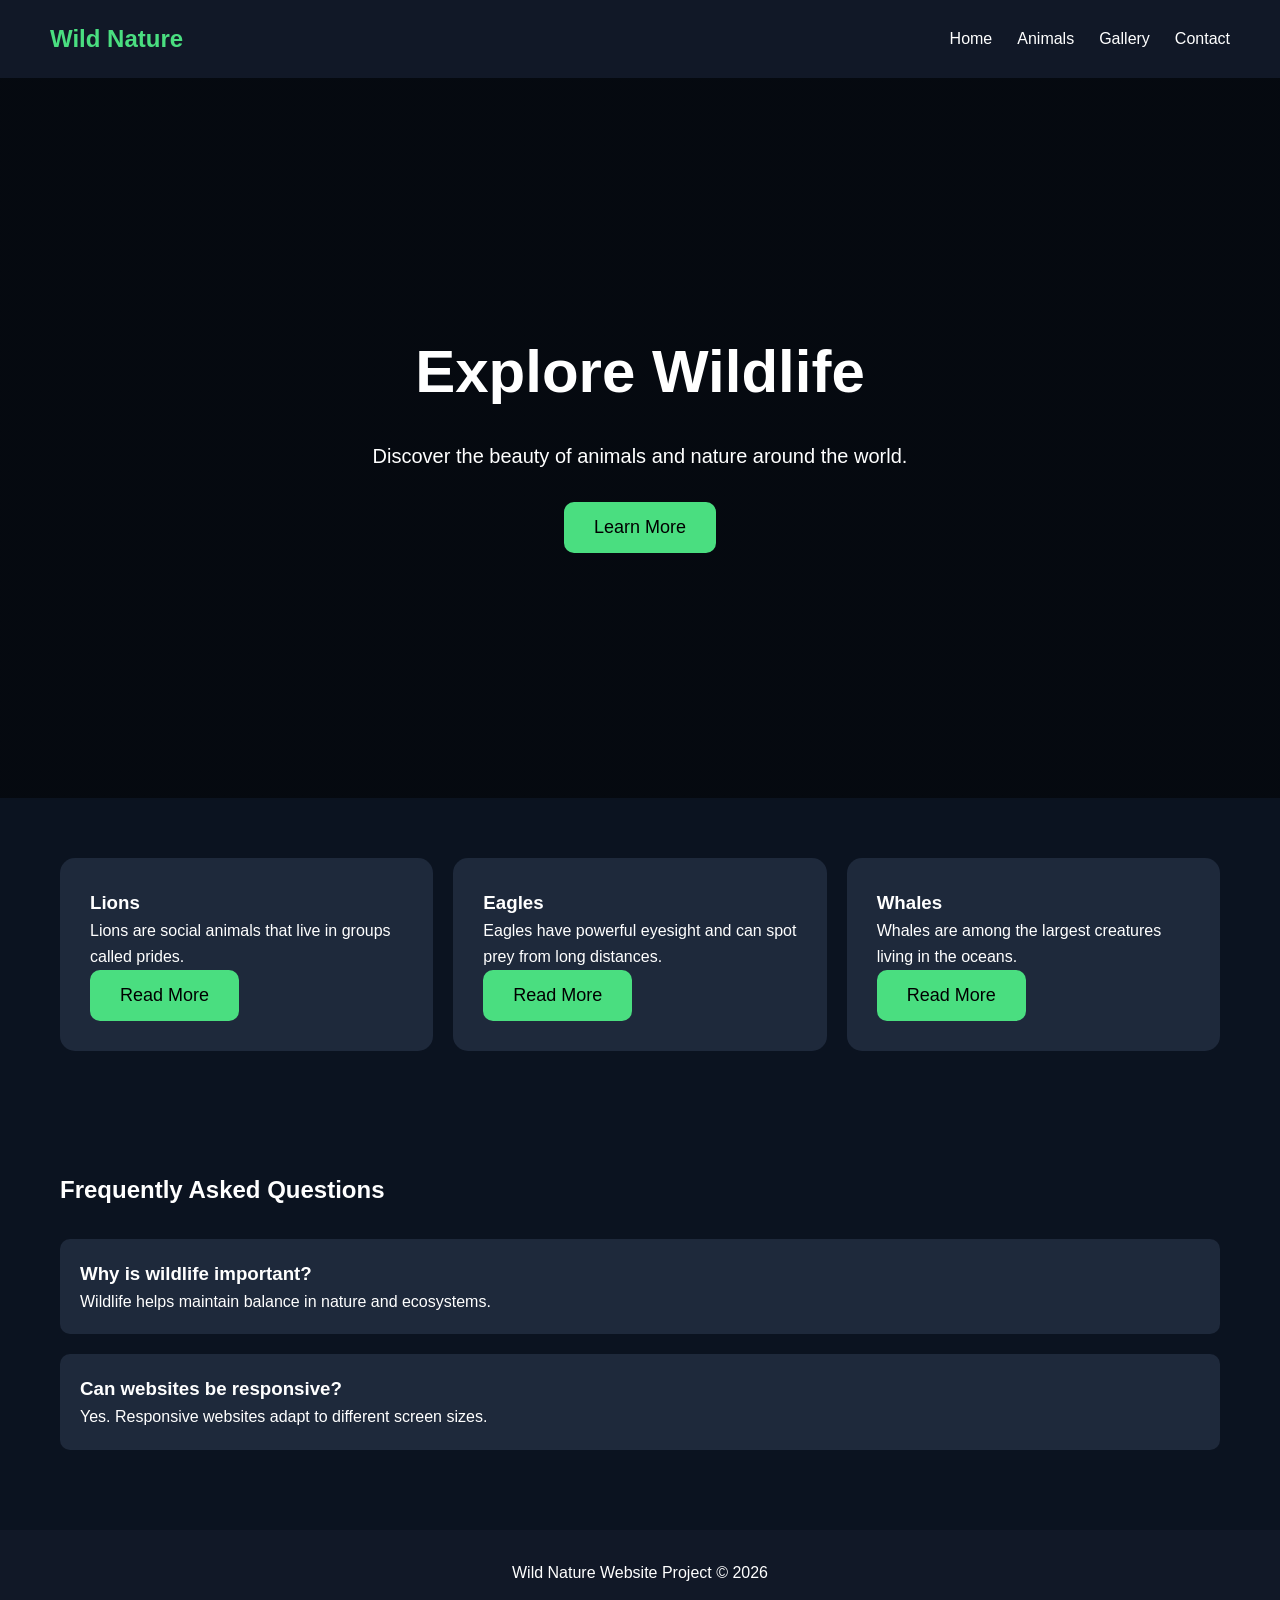
<file: Coursework/index.html>
<!DOCTYPE html>
<html lang="en">
<head>
    <meta charset="UTF-8">
    <meta name="viewport" content="width=device-width, initial-scale=1.0">
    <title>Wild Nature</title>

    <link rel="stylesheet" href="style.css">
</head>

<body>

    <!-- NAVBAR -->
    <nav class="navbar">
        <h1 class="logo">Wild Nature</h1>
<div class="menu-btn">
    ☰
</div>
        <ul class="nav-links">
            <li><a href="#">Home</a></li>
            <li><a href="#">Animals</a></li>
            <li><a href="#">Gallery</a></li>
            <li><a href="#">Contact</a></li>
        </ul>
    </nav>

    <!-- HERO SECTION -->
    <section class="hero">

        <div class="hero-content">
            <h2>Explore Wildlife</h2>

            <p>
                Discover the beauty of animals and nature around the world.
            </p>

            <button>Learn More</button>
        </div>

    </section>

    <section class="cards">

    <div class="card">
        <h3>Lions</h3>

        <p>
            Lions are social animals that live in groups called prides.
        </p>

        <button>Read More</button>
    </div>

    <div class="card">
        <h3>Eagles</h3>

        <p>
            Eagles have powerful eyesight and can spot prey from long distances.
        </p>

        <button>Read More</button>
    </div>

    <div class="card">
        <h3>Whales</h3>

        <p>
            Whales are among the largest creatures living in the oceans.
        </p>

        <button>Read More</button>
    </div>

</section>

    </section>

    <!-- FAQ SECTION -->
    <section class="faq">

        <h2>Frequently Asked Questions</h2>

        <div class="faq-box">
            <h3>Why is wildlife important?</h3>

            <p>
                Wildlife helps maintain balance in nature and ecosystems.
            </p>
        </div>

        <div class="faq-box">
            <h3>Can websites be responsive?</h3>

            <p>
                Yes. Responsive websites adapt to different screen sizes.
            </p>
        </div>

    </section>

    <!-- FOOTER -->
    <footer>
        <p>Wild Nature Website Project © 2026</p>
    </footer>

    <script src="script.js"></script>

</body>
</html>
</file>
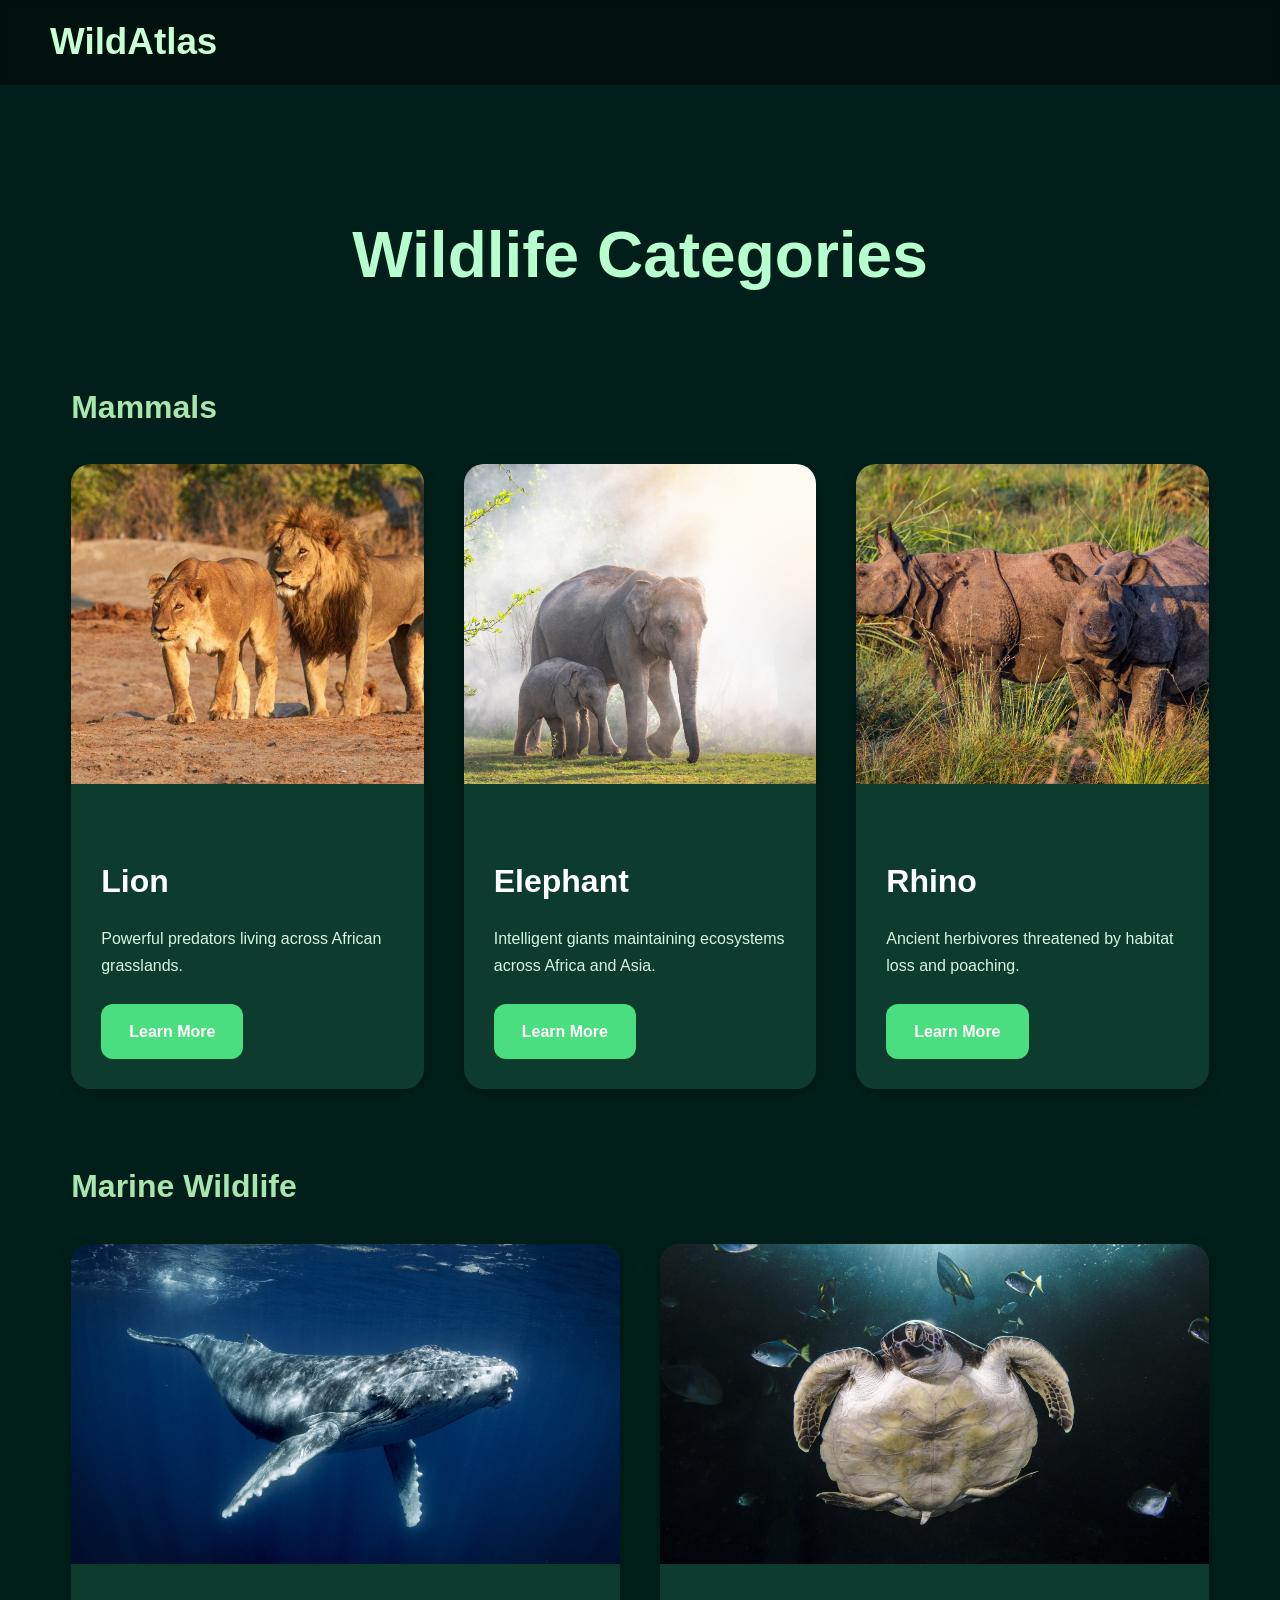
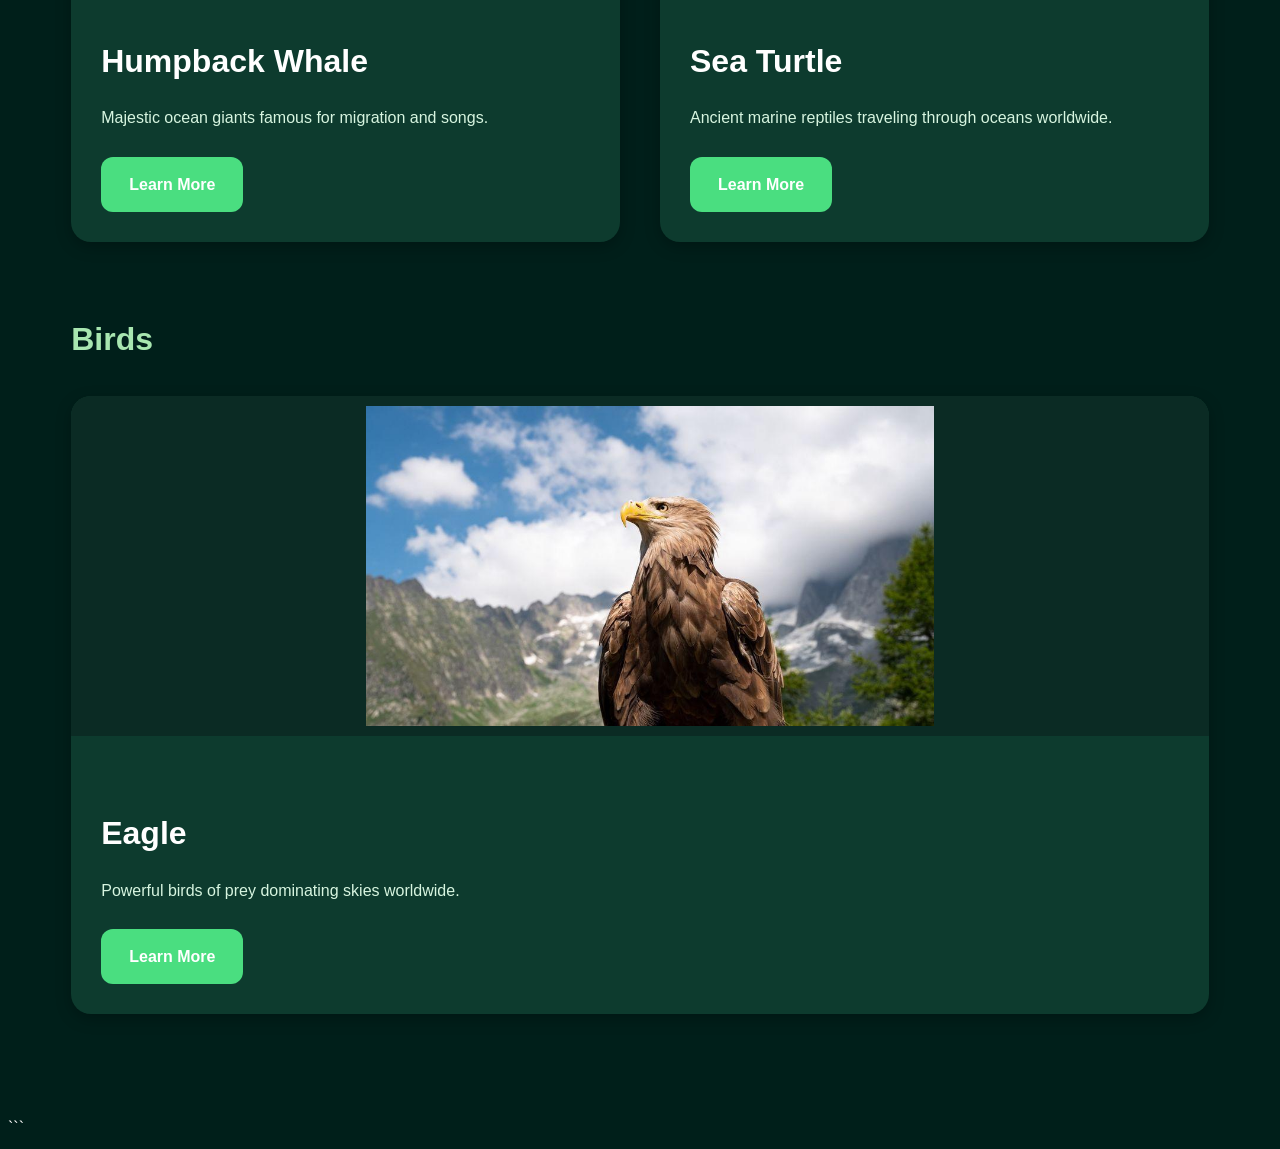
<file: animals.html>
<!DOCTYPE html>
<html lang="en">

<head>

    <meta charset="UTF-8">

    <meta name="viewport"
          content="width=device-width, initial-scale=1.0">

    <title>Animals | WildAtlas</title>

    <link rel="stylesheet"
          href="style.css">

</head>

<body>

    <!-- NAVBAR -->

    <nav class="navbar">

        <div class="logo">
            WildAtlas
        </div>

        <div class="nav-menu">

            <a href="index.html">Home</a>

        </div>

    </nav>

    <!-- ANIMALS -->

    <section class="animals-page">

        <h1 class="page-heading">
            Wildlife Categories
        </h1>

        <!-- MAMMALS -->

        <h2 class="category-title">
            Mammals
        </h2>

        <div class="card-grid">

            <!-- LION -->

            <div class="animal-card">

                <img src="images/animals/lion-main.jpg"
                     alt="Lion">

                <div class="card-content">

                    <h3>Lion</h3>

                    <p>
                        Powerful predators living across African grasslands.
                    </p>

                    <a href="lion.html"
                       class="learn-btn">

                       Learn More

                    </a>

                </div>

            </div>

            <!-- ELEPHANT -->

            <div class="animal-card">

                <img src="images/animals/elephant-main.jpg" alt="Elephant">
                

                <div class="card-content">

                    <h3>Elephant</h3>

                    <p>
                        Intelligent giants maintaining ecosystems across Africa and Asia.
                    </p>

                    <a href="elephant.html"
                       class="learn-btn">

                       Learn More

                    </a>

                </div>

            </div>

            <!-- RHINO -->

            <div class="animal-card">

                <img src="images/animals/rhino-main.jpg"
                     alt="Rhino">

                <div class="card-content">

                    <h3>Rhino</h3>

                    <p>
                        Ancient herbivores threatened by habitat loss and poaching.
                    </p>

                    <a href="rhino.html"
                       class="learn-btn">

                       Learn More

                    </a>

                </div>

            </div>

        </div>

        <!-- MARINE -->

        <h2 class="category-title">
            Marine Wildlife
        </h2>

        <div class="card-grid">

            <!-- WHALE -->

            <div class="animal-card">

                <img src="images/animals/whale-main.jpg"
                     alt="Whale">

                <div class="card-content">

                    <h3>Humpback Whale</h3>

                    <p>
                        Majestic ocean giants famous for migration and songs.
                    </p>

                    <a href="whale.html"
                       class="learn-btn">

                       Learn More

                    </a>

                </div>

            </div>

            <!-- TURTLE -->

            <div class="animal-card">

                <img src="images/animals/turtle-main.jpg"
                     alt="Turtle">

                <div class="card-content">

                    <h3>Sea Turtle</h3>

                    <p>
                        Ancient marine reptiles traveling through oceans worldwide.
                    </p>

                    <a href="turtle.html"
                       class="learn-btn">

                       Learn More

                    </a>

                </div>

            </div>

        </div>

        <!-- BIRDS -->

        <h2 class="category-title">
            Birds
        </h2>

        <div class="card-grid">

            <!-- EAGLE -->

            <div class="animal-card">

                <img src="images/animals/eagle-main.jpg"
                     alt="Eagle">

                <div class="card-content">

                    <h3>Eagle</h3>

                    <p>
                        Powerful birds of prey dominating skies worldwide.
                    </p>

                    <a href="eagle.html"
                       class="learn-btn">

                       Learn More

                    </a>

                </div>

            </div>

        </div>

    </section>

</body>

</html>
```
</file>
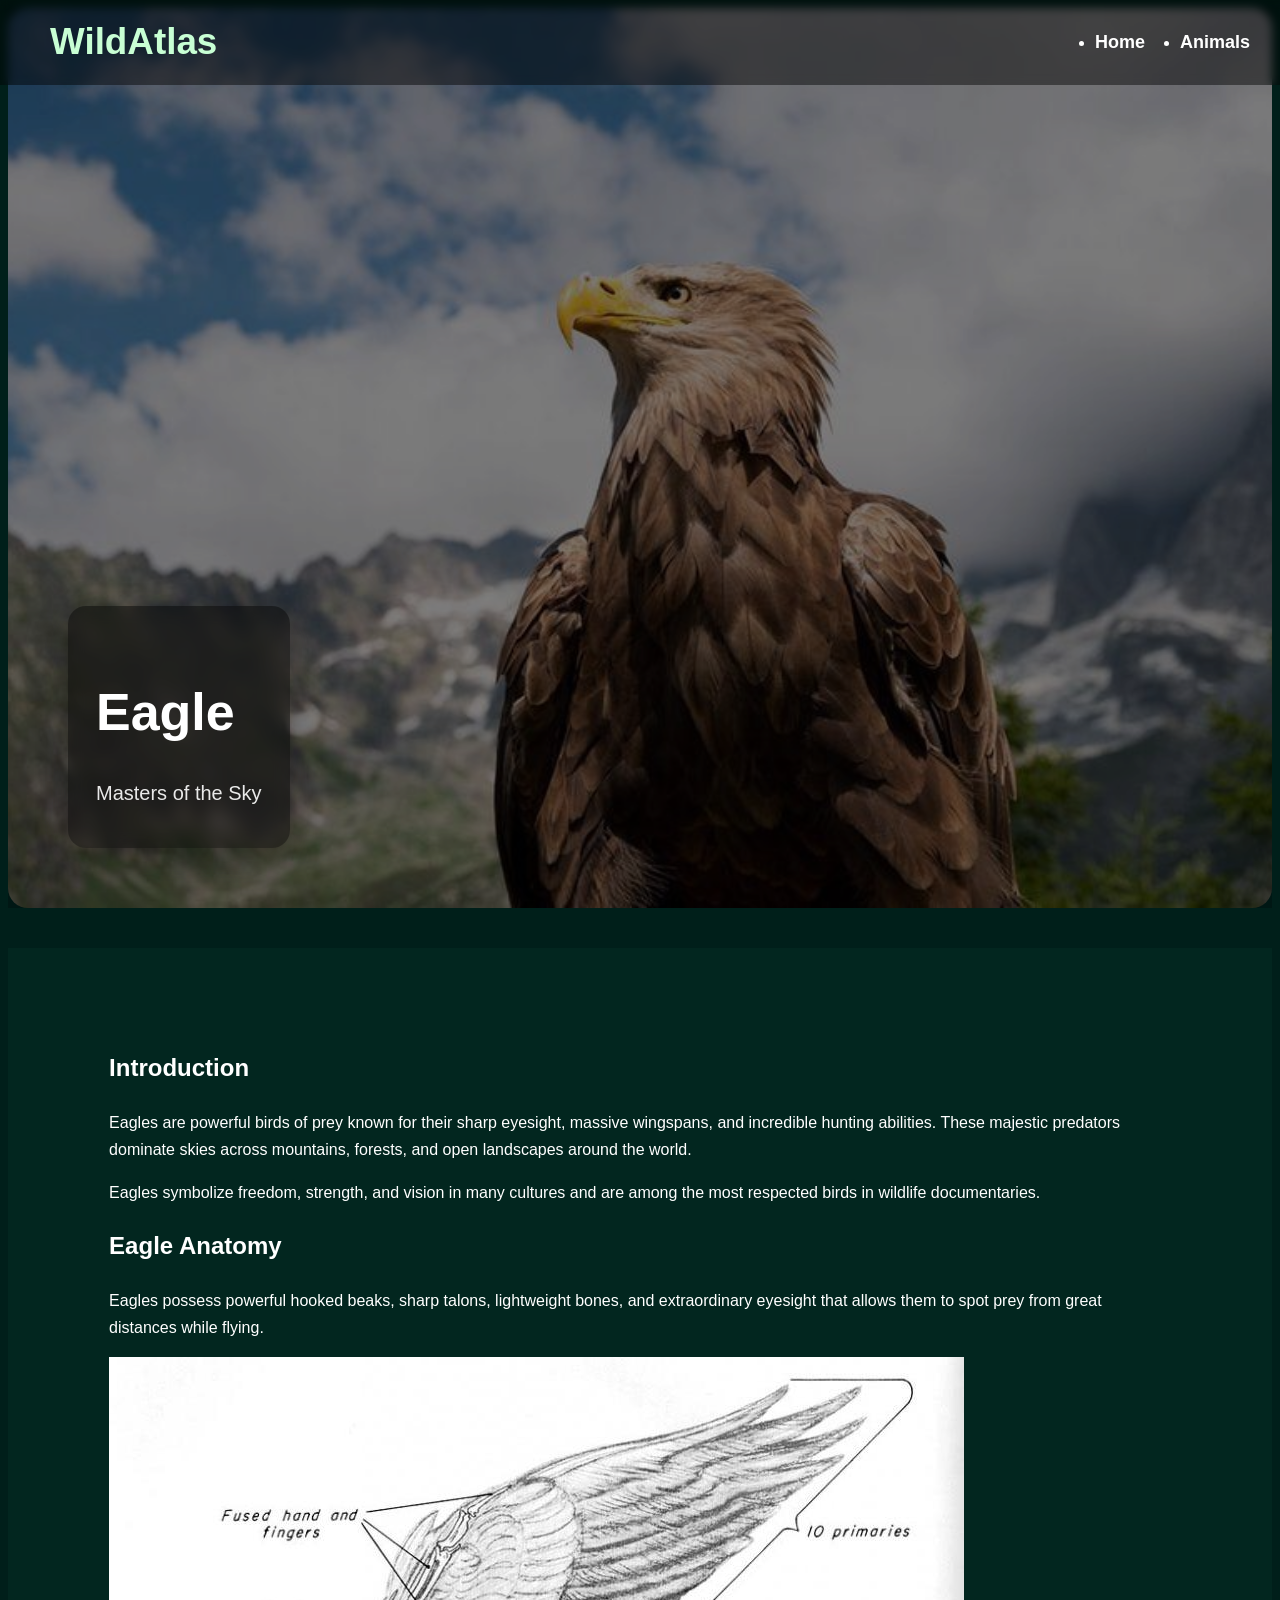
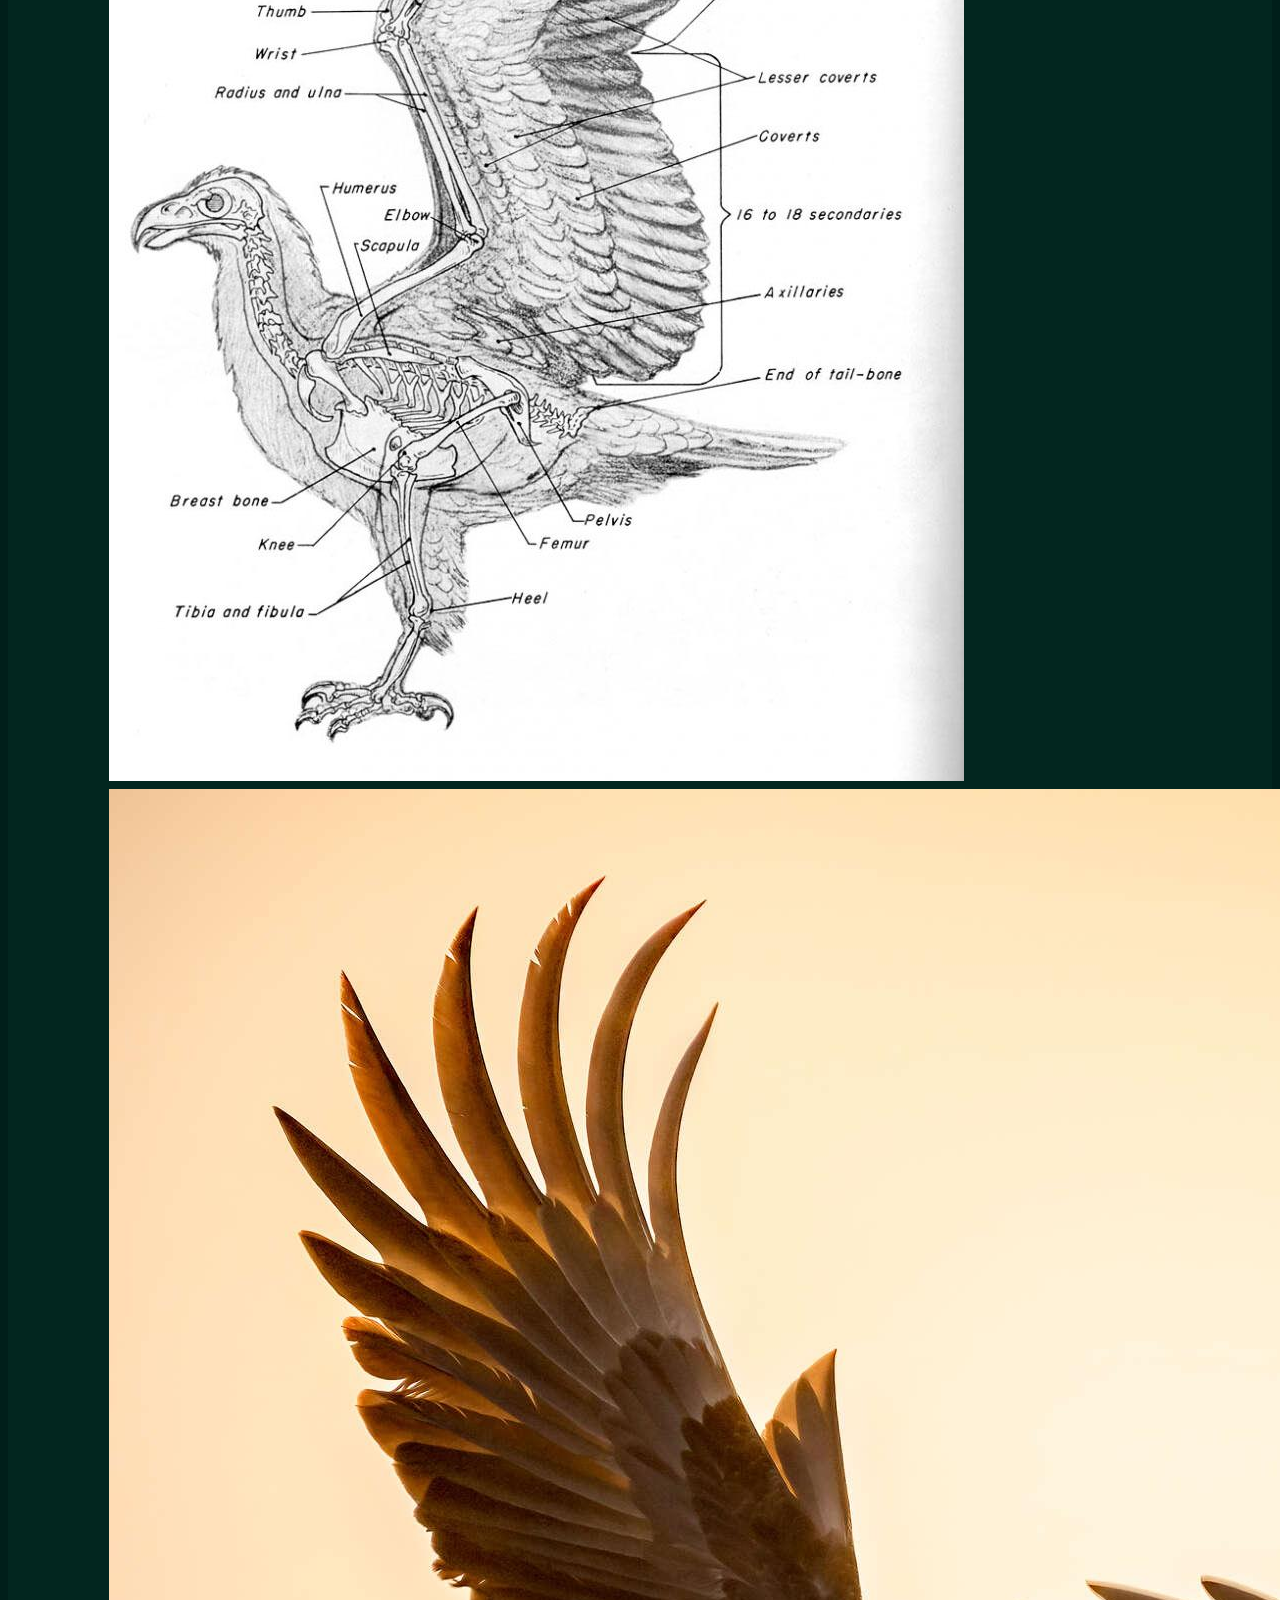
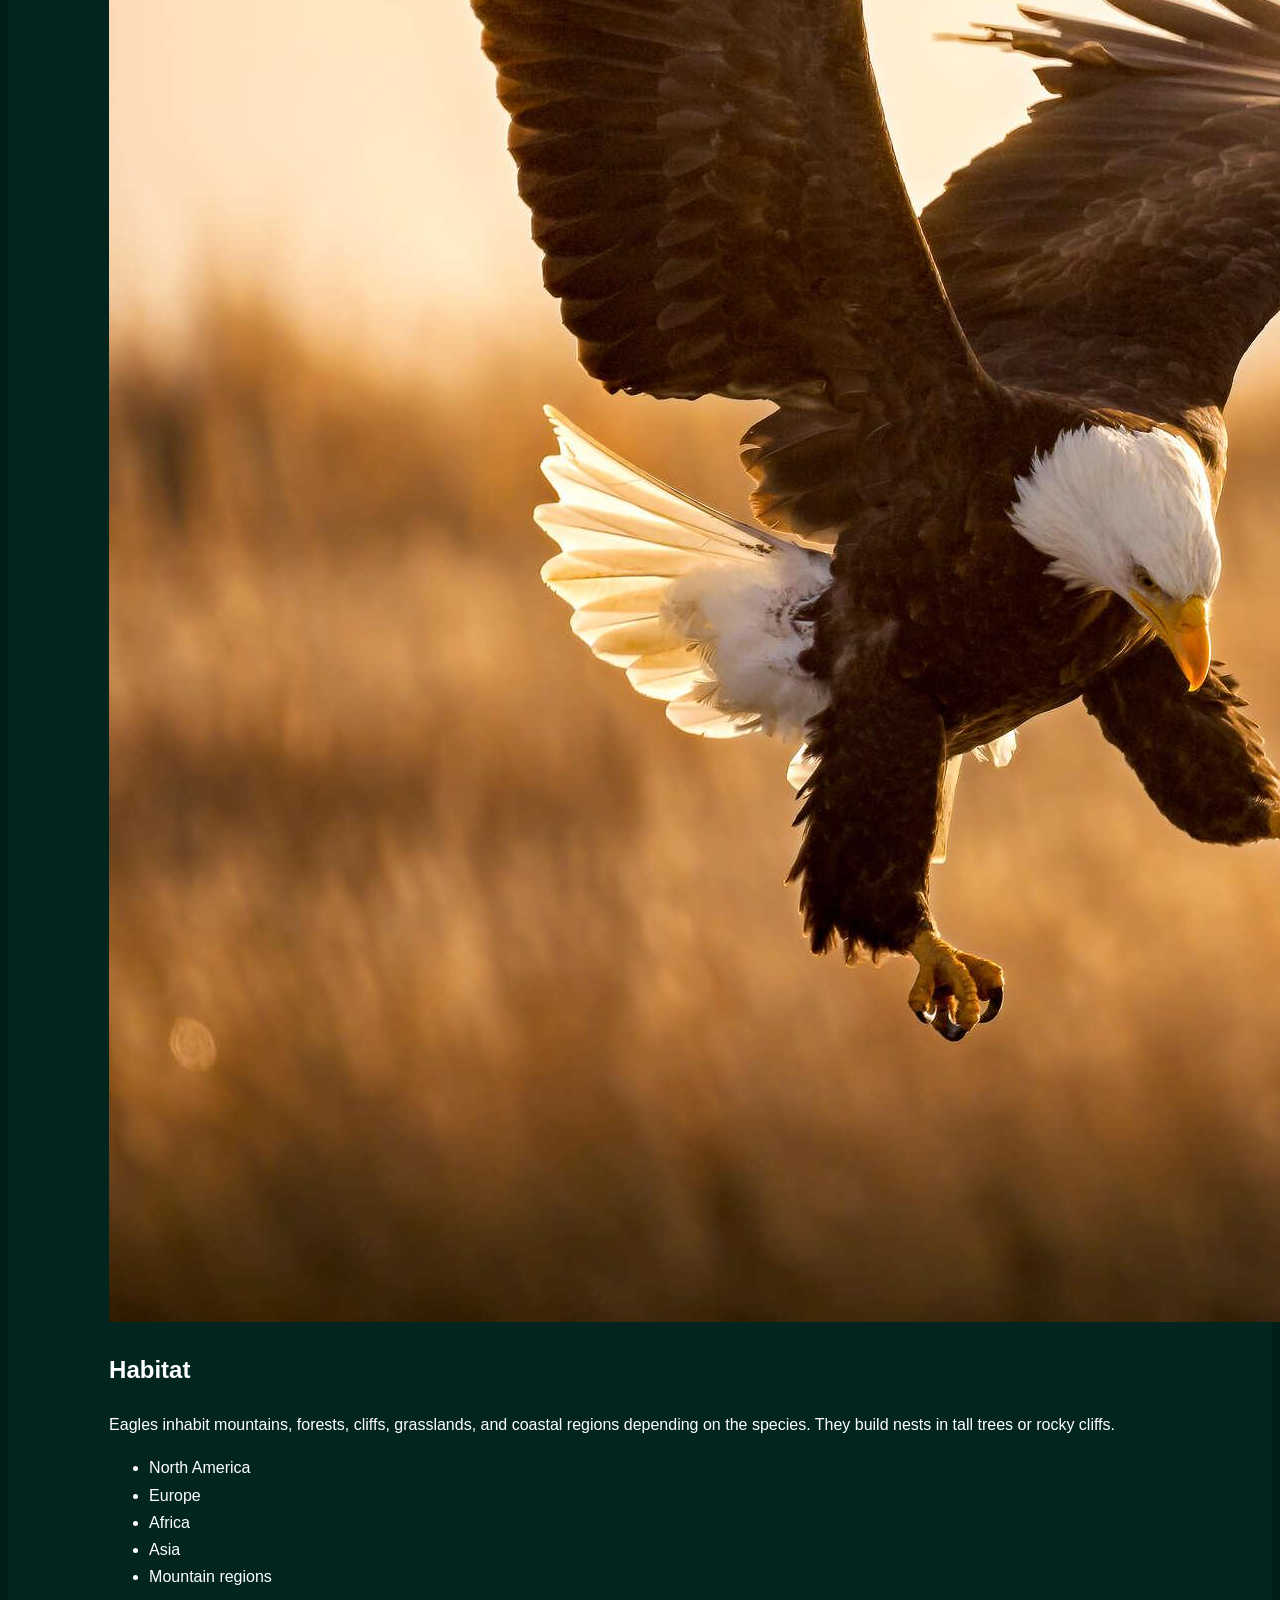
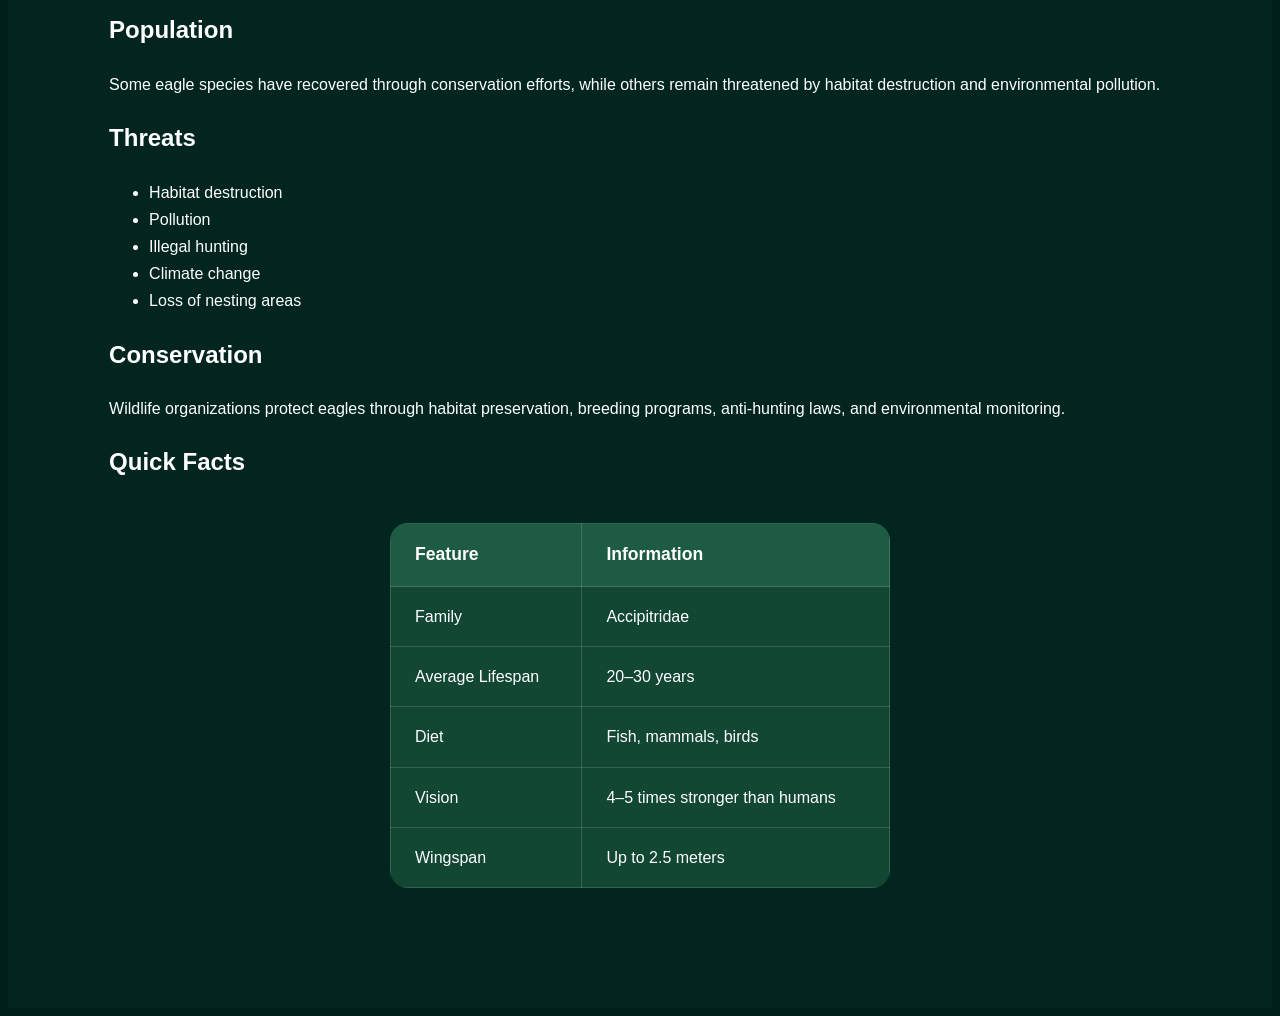
<file: eagle.html>
<!DOCTYPE html>
<html lang="en">

<head>

    <meta charset="UTF-8">

    <meta name="viewport"
          content="width=device-width, initial-scale=1.0">

    <title>Eagle | WildAtlas</title>

    <link rel="stylesheet" href="style.css">

</head>

<body>

    <!-- NAVBAR -->

    <nav class="navbar">

        <div class="logo">
            WildAtlas
        </div>

        <ul class="nav-links">

            <li>
                <a href="index.html">Home</a>
            </li>

            <li>
                <a href="animals.html">Animals</a>
            </li>

        </ul>

    </nav>

    <!-- HERO SECTION -->

    <section class="animal-hero">

        <img src="images/animals/eagle-main.jpg"
             alt="Eagle">

        <div class="hero-overlay">

            <h1>Eagle</h1>

            <p>
                Masters of the Sky
            </p>

        </div>

    </section>

    <!-- MAIN CONTENT -->

    <section class="animal-content">

        <!-- INTRODUCTION -->

        <h2>Introduction</h2>

        <p>
            Eagles are powerful birds of prey known for their
            sharp eyesight, massive wingspans, and incredible hunting abilities.
            These majestic predators dominate skies across mountains,
            forests, and open landscapes around the world.
        </p>

        <p>
            Eagles symbolize freedom, strength, and vision in many cultures
            and are among the most respected birds in wildlife documentaries.
        </p>

        <!-- BACKGROUND IMAGE -->

        <div class="background-section"
             style="background-image: url('images/backgrounds/jungle2.jpg');">

        </div>

        <!-- ANATOMY -->

        <h2>Eagle Anatomy</h2>

        <p>
            Eagles possess powerful hooked beaks, sharp talons,
            lightweight bones, and extraordinary eyesight that allows them
            to spot prey from great distances while flying.
        </p>

        <div class="diagram-section">

            <img src="images/diagrams/eagle-anatomy.jpg"
                 alt="Eagle Anatomy">

        </div>

        <!-- EXTRA IMAGE -->

        <div class="extra-image">

            <img src="images/animals/eagle-closeup.jpg"
                 alt="Eagle Closeup">

        </div>

        <!-- HABITAT -->

        <h2>Habitat</h2>

        <p>
            Eagles inhabit mountains, forests, cliffs,
            grasslands, and coastal regions depending on the species.
            They build nests in tall trees or rocky cliffs.
        </p>

        <ul>

            <li>North America</li>

            <li>Europe</li>

            <li>Africa</li>

            <li>Asia</li>

            <li>Mountain regions</li>

        </ul>

        <!-- POPULATION -->

        <h2>Population</h2>

        <p>
            Some eagle species have recovered through conservation efforts,
            while others remain threatened by habitat destruction
            and environmental pollution.
        </p>

        <!-- THREATS -->

        <h2>Threats</h2>

        <ul>

            <li>Habitat destruction</li>

            <li>Pollution</li>

            <li>Illegal hunting</li>

            <li>Climate change</li>

            <li>Loss of nesting areas</li>

        </ul>

        <!-- CONSERVATION -->

        <h2>Conservation</h2>

        <p>
            Wildlife organizations protect eagles through habitat preservation,
            breeding programs, anti-hunting laws, and environmental monitoring.
        </p>

        <!-- QUICK FACTS -->

        <h2>Quick Facts</h2>

        <table class="facts-table">

            <tr>

                <th>Feature</th>

                <th>Information</th>

            </tr>

            <tr>

                <td>Family</td>

                <td>Accipitridae</td>

            </tr>

            <tr>

                <td>Average Lifespan</td>

                <td>20–30 years</td>

            </tr>

            <tr>

                <td>Diet</td>

                <td>Fish, mammals, birds</td>

            </tr>

            <tr>

                <td>Vision</td>

                <td>4–5 times stronger than humans</td>

            </tr>

            <tr>

                <td>Wingspan</td>

                <td>Up to 2.5 meters</td>

            </tr>

        </table>

    </section>

</body>

</html>
</file>
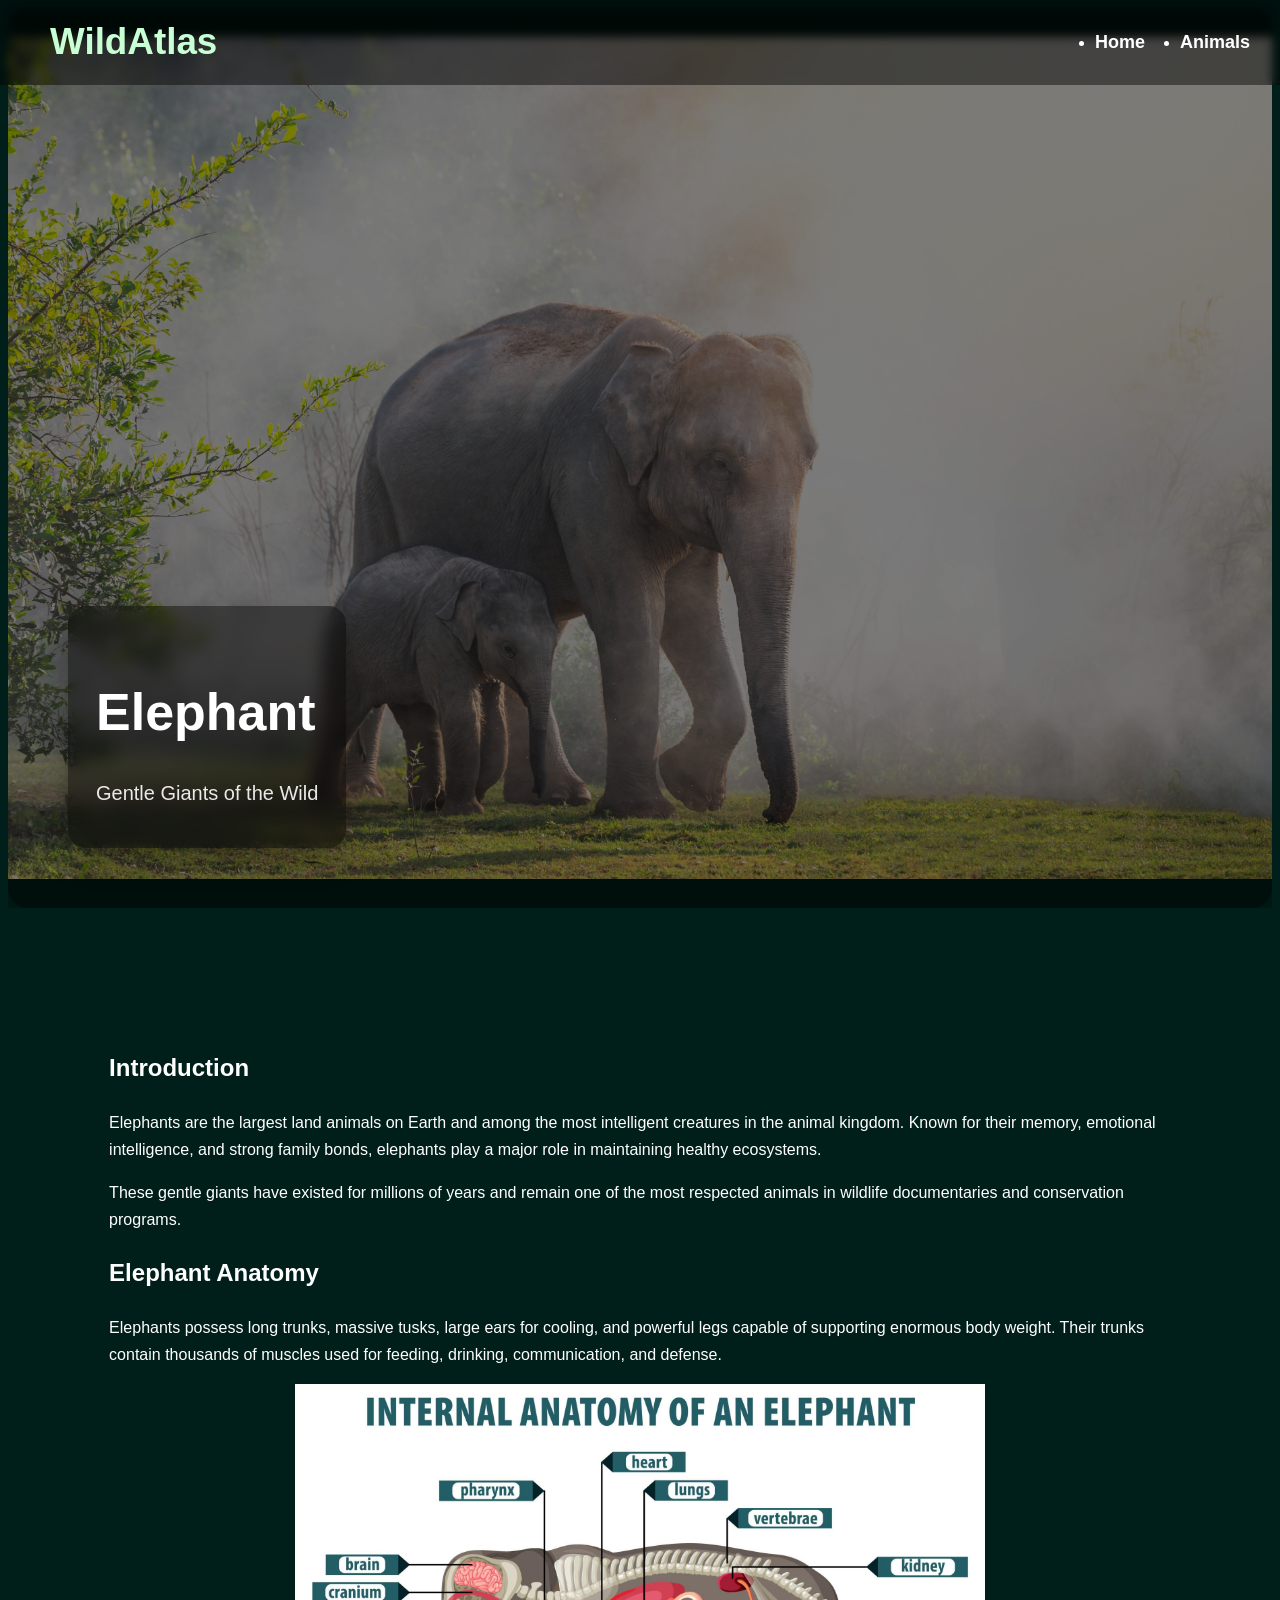
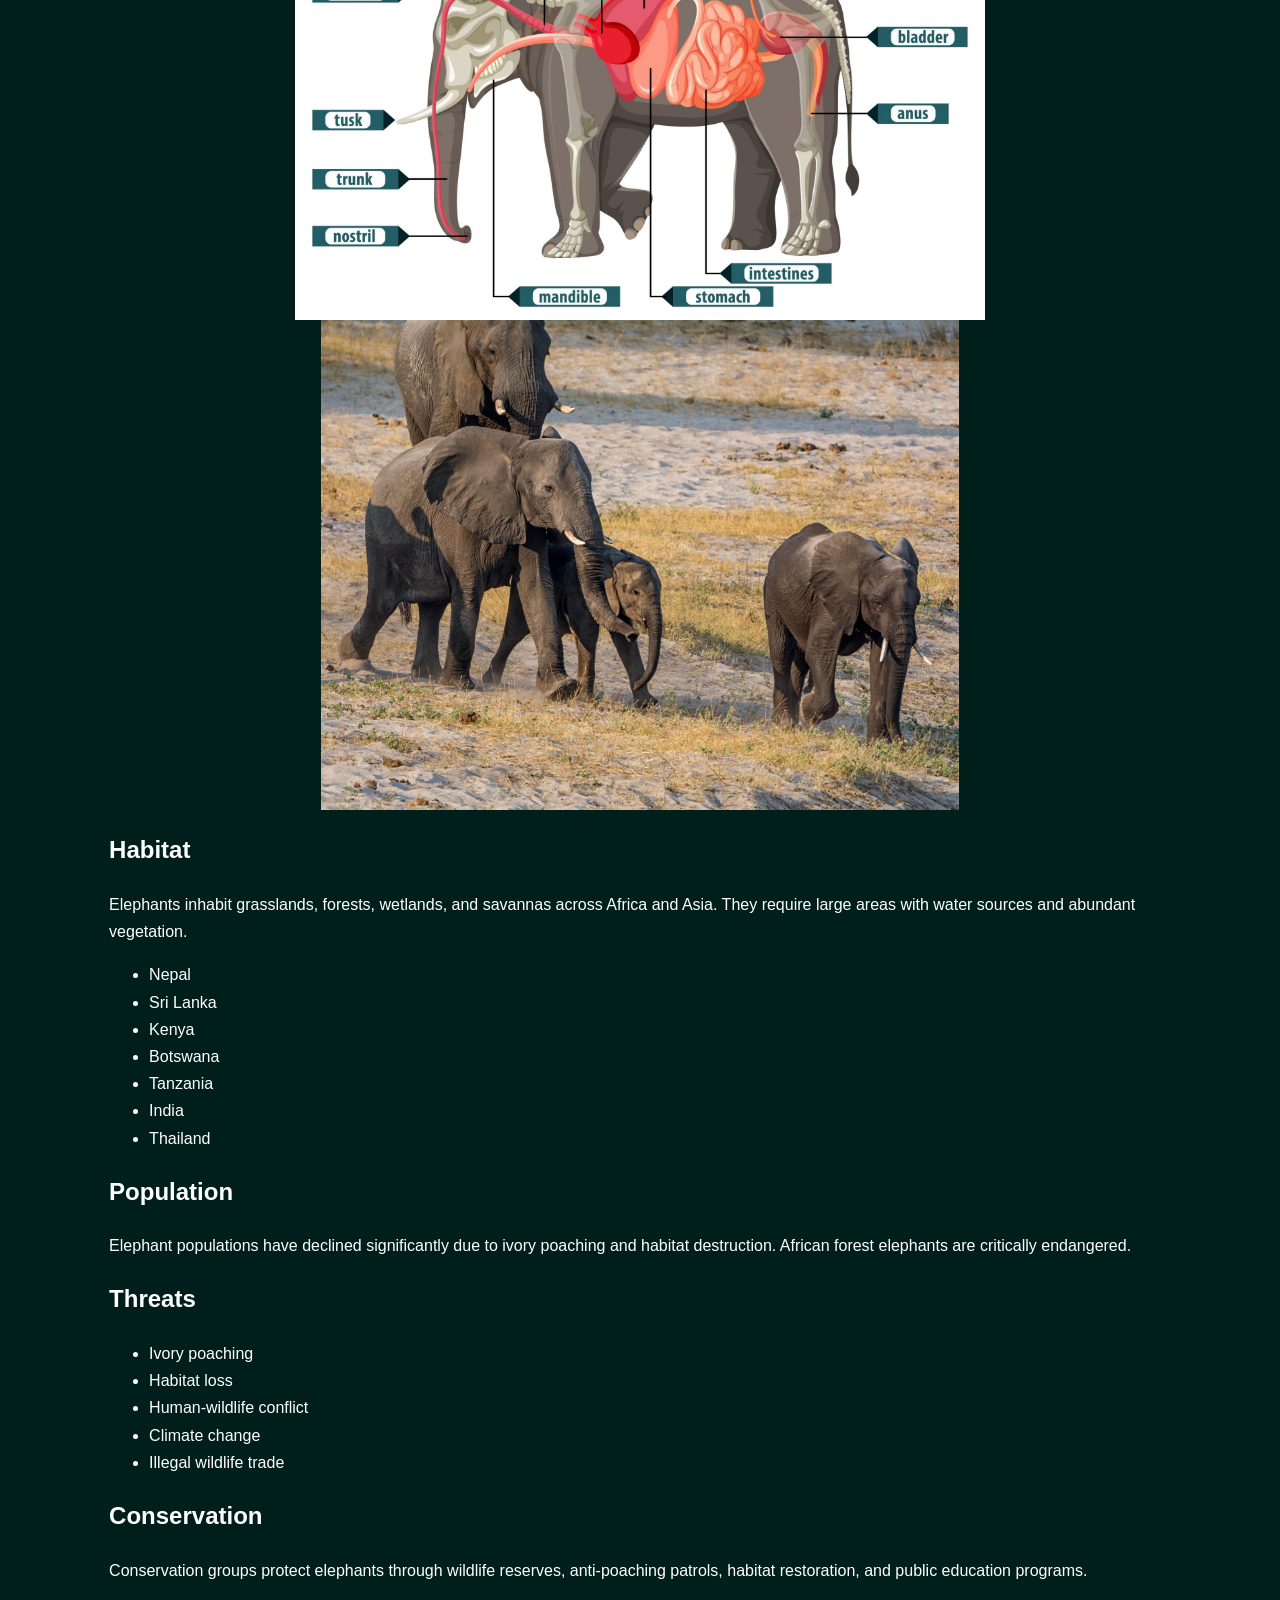
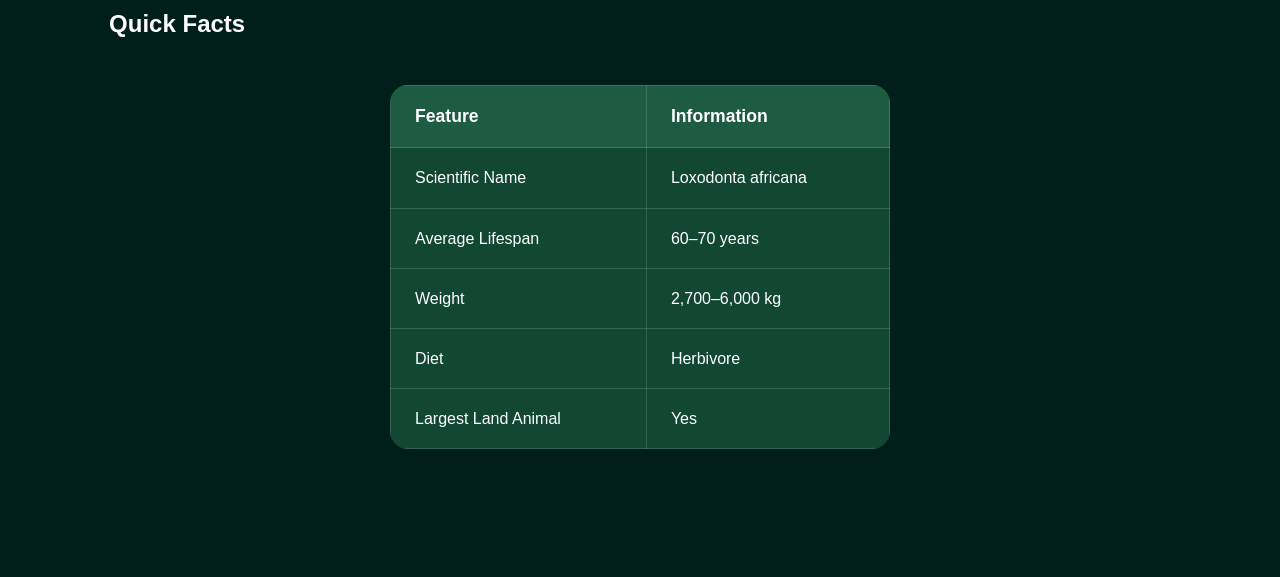
<file: elephant.html>
<!DOCTYPE html>
<html lang="en">

<head>

    <meta charset="UTF-8">

    <meta name="viewport"
          content="width=device-width, initial-scale=1.0">

    <title>Elephant | WildAtlas</title>

    <link rel="stylesheet" href="style.css">

</head>

<body class="elephant-page"></body>

    <!-- NAVBAR -->

    <nav class="navbar">

        <div class="logo">
            WildAtlas
        </div>

        <ul class="nav-links">

            <li>
                <a href="index.html">Home</a>
            </li>

            <li>
                <a href="animals.html">Animals</a>
            </li>

        </ul>

    </nav>

    <!-- HERO SECTION -->

    <section class="animal-hero">

        <img src="images/animals/elephant-main.jpg"
             alt="Elephant">

        <div class="hero-overlay">

            <h1>Elephant</h1>

            <p>
                Gentle Giants of the Wild
            </p>

        </div>

    </section>

    <!-- MAIN CONTENT -->

    <section class="animal-content">

        <!-- INTRODUCTION -->

        <h2>Introduction</h2>

        <p>
            Elephants are the largest land animals on Earth
            and among the most intelligent creatures in the animal kingdom.
            Known for their memory, emotional intelligence,
            and strong family bonds, elephants play a major role
            in maintaining healthy ecosystems.
        </p>

        <p>
            These gentle giants have existed for millions of years
            and remain one of the most respected animals
            in wildlife documentaries and conservation programs.
        </p>

        <!-- BACKGROUND IMAGE -->

        <div class="background-section"
             style="background-image: url('images/backgrounds/jungle3.jpg');">

        </div>

        <!-- ANATOMY -->

        <h2>Elephant Anatomy</h2>

        <p>
            Elephants possess long trunks, massive tusks,
            large ears for cooling, and powerful legs
            capable of supporting enormous body weight.
            Their trunks contain thousands of muscles
            used for feeding, drinking, communication, and defense.
        </p>

        <div class="diagram-section">

            <img src="images/diagrams/elephant-anatomy.jpg"
                 alt="Elephant Anatomy">

        </div>

        <!-- EXTRA IMAGE -->

        <div class="extra-image">

            <img src="images/animals/elephant-pride.jpg"
                 alt="Elephant Family">

        </div>

        <!-- HABITAT -->

        <h2>Habitat</h2>

        <p>
            Elephants inhabit grasslands, forests,
            wetlands, and savannas across Africa and Asia.
            They require large areas with water sources
            and abundant vegetation.
        </p>

        <ul>

           

            <li>Nepal</li>
            
            <li>Sri Lanka</li>
            
            <li>Kenya</li>

            <li>Botswana</li>

            <li>Tanzania</li>

            <li>India</li>

            <li>Thailand</li>

        </ul>

        <!-- POPULATION -->

        <h2>Population</h2>

        <p>
            Elephant populations have declined significantly
            due to ivory poaching and habitat destruction.
            African forest elephants are critically endangered.
        </p>

        <!-- THREATS -->

        <h2>Threats</h2>

        <ul>

            <li>Ivory poaching</li>

            <li>Habitat loss</li>

            <li>Human-wildlife conflict</li>

            <li>Climate change</li>

            <li>Illegal wildlife trade</li>

        </ul>

        <!-- CONSERVATION -->

        <h2>Conservation</h2>

        <p>
            Conservation groups protect elephants through
            wildlife reserves, anti-poaching patrols,
            habitat restoration, and public education programs.
        </p>

        <!-- QUICK FACTS -->

        <h2>Quick Facts</h2>

        <table class="facts-table">

            <tr>

                <th>Feature</th>

                <th>Information</th>

            </tr>

            <tr>

                <td>Scientific Name</td>

                <td>Loxodonta africana</td>

            </tr>

            <tr>

                <td>Average Lifespan</td>

                <td>60–70 years</td>

            </tr>

            <tr>

                <td>Weight</td>

                <td>2,700–6,000 kg</td>

            </tr>

            <tr>

                <td>Diet</td>

                <td>Herbivore</td>

            </tr>

            <tr>

                <td>Largest Land Animal</td>

                <td>Yes</td>

            </tr>

        </table>

    </section>

</body>

</html>
</file>
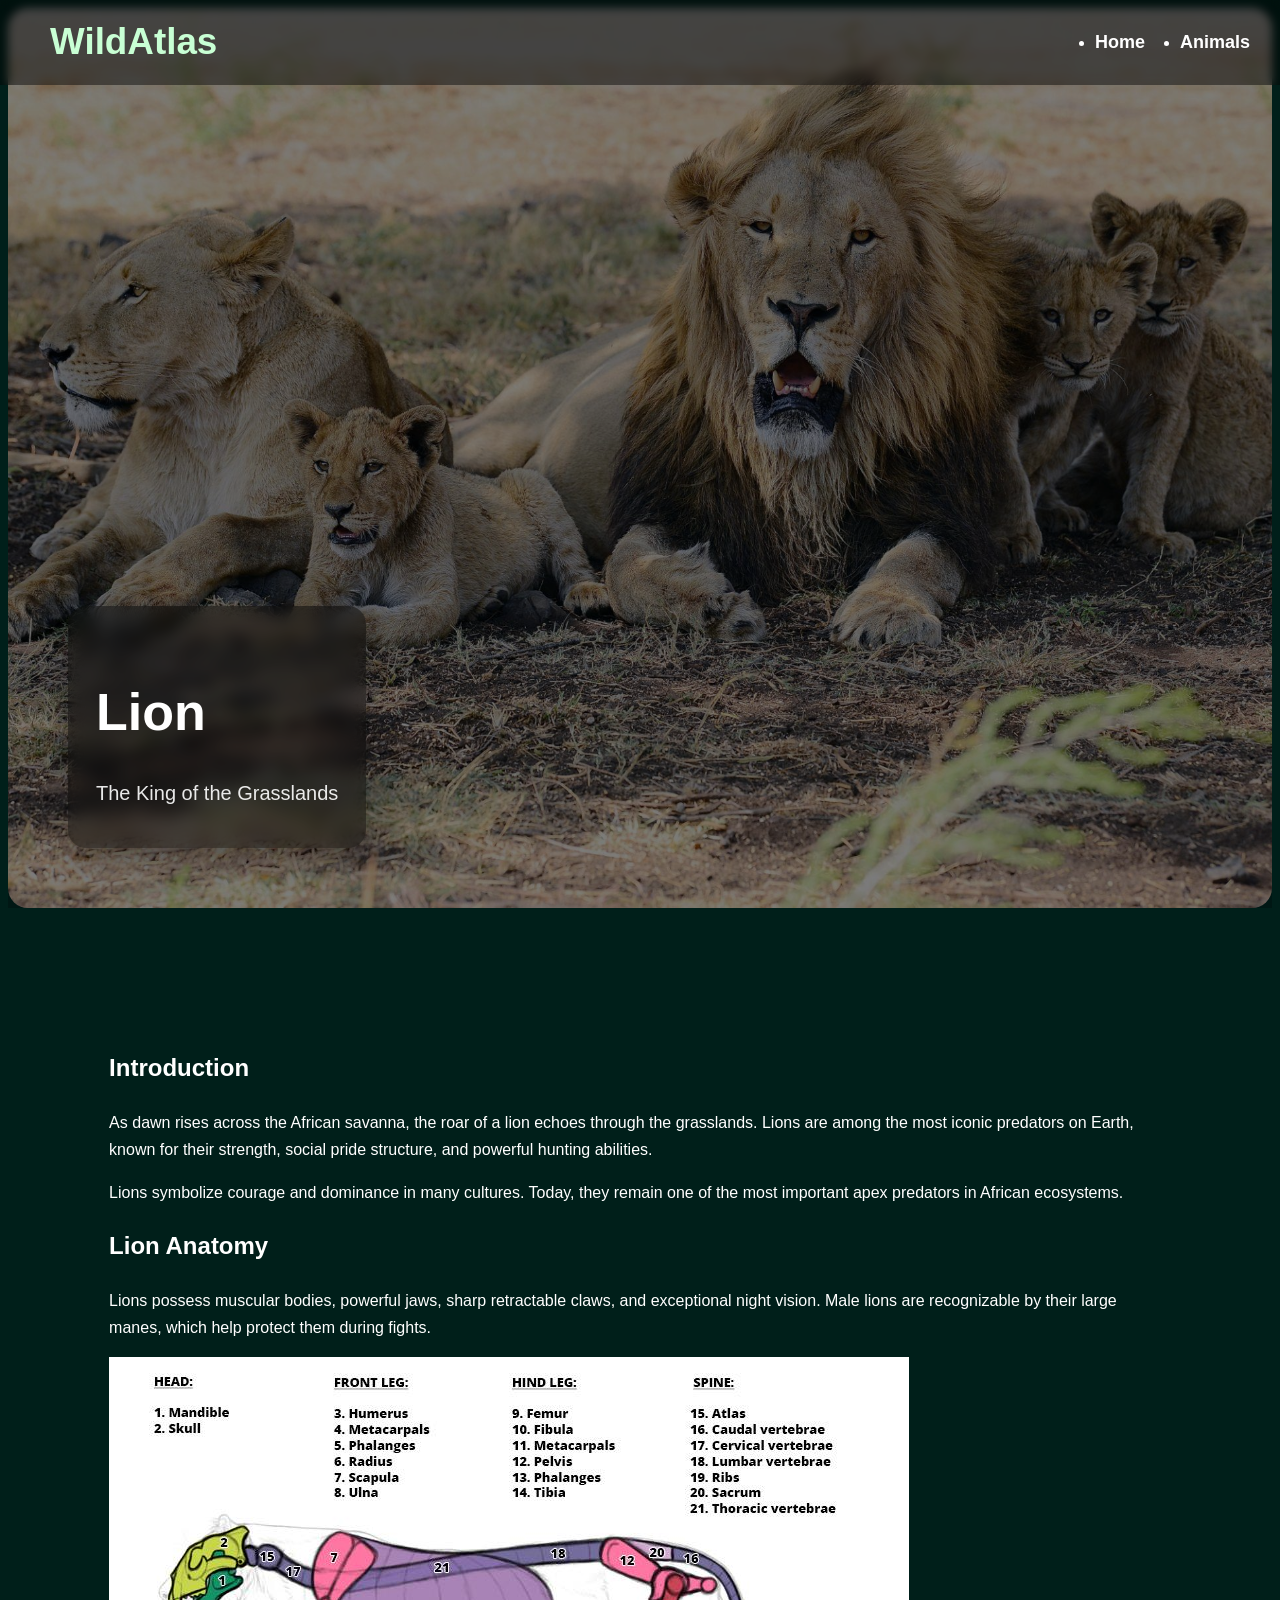
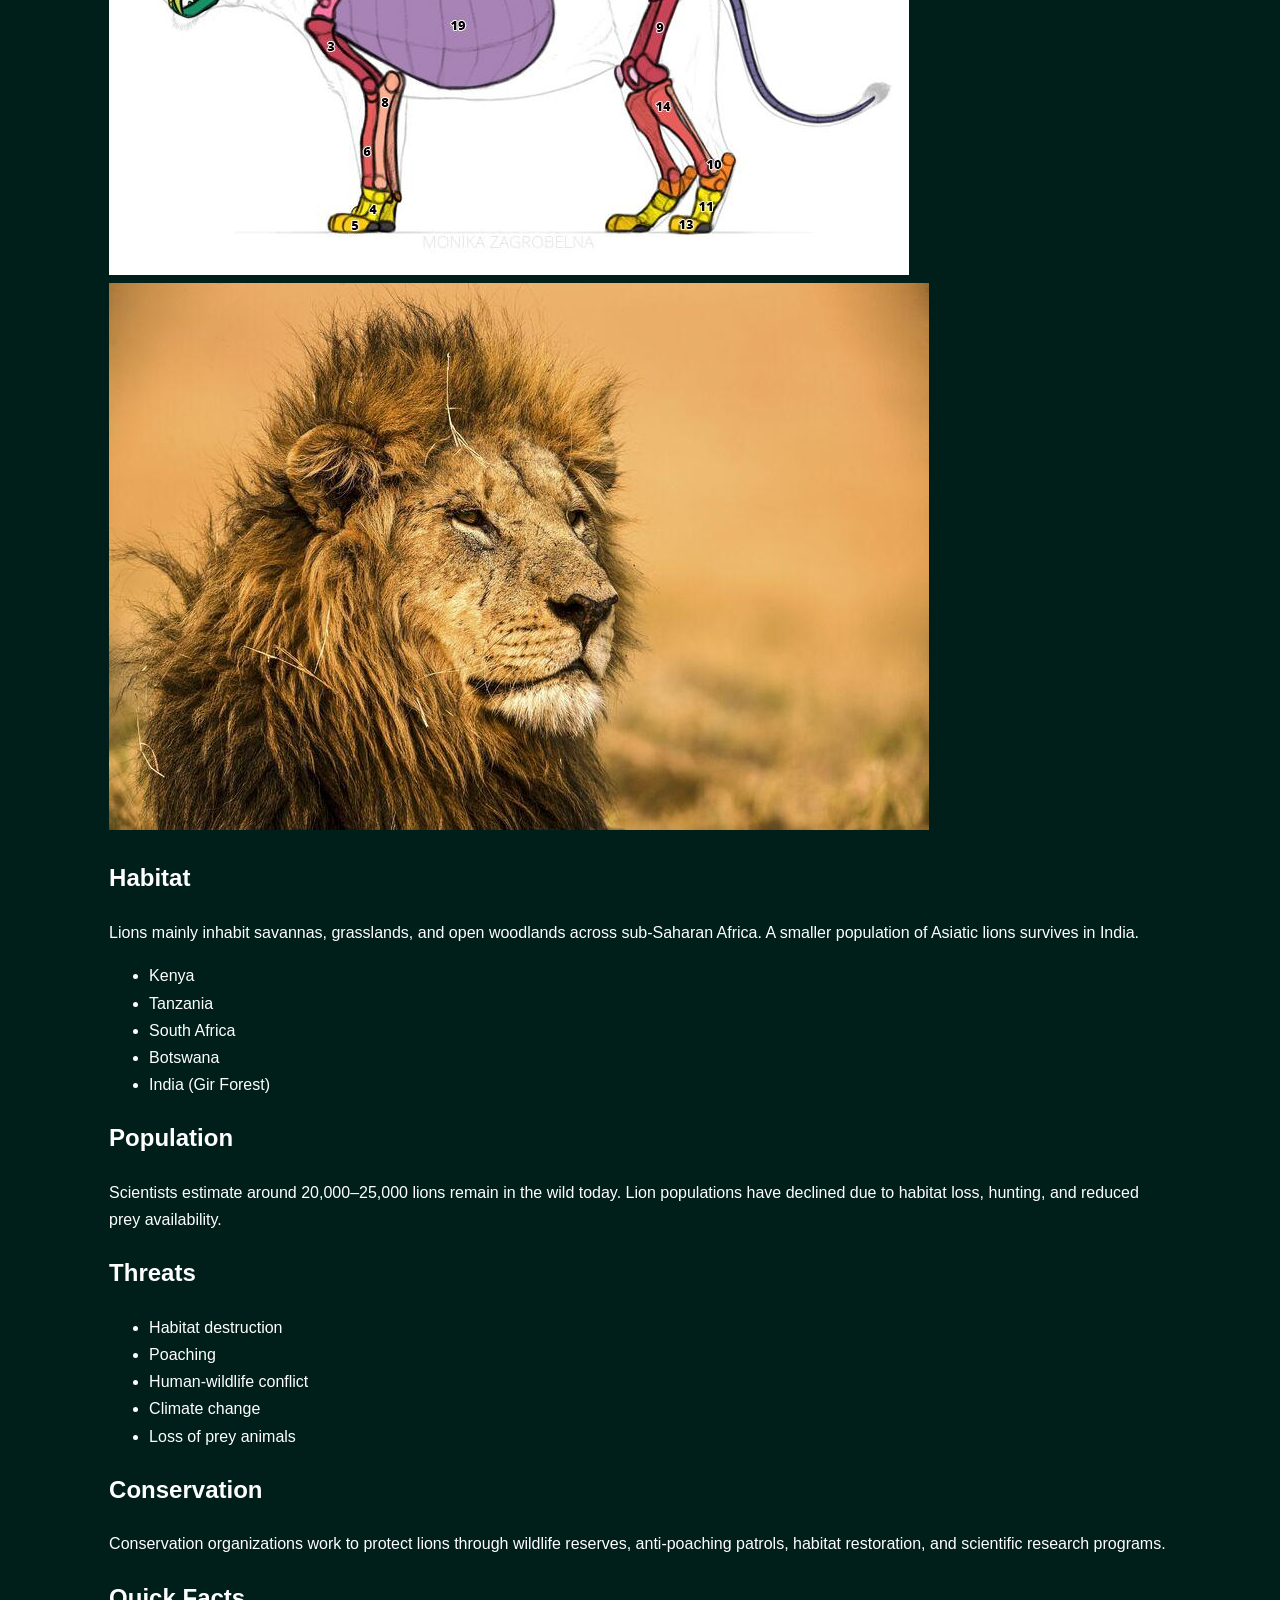
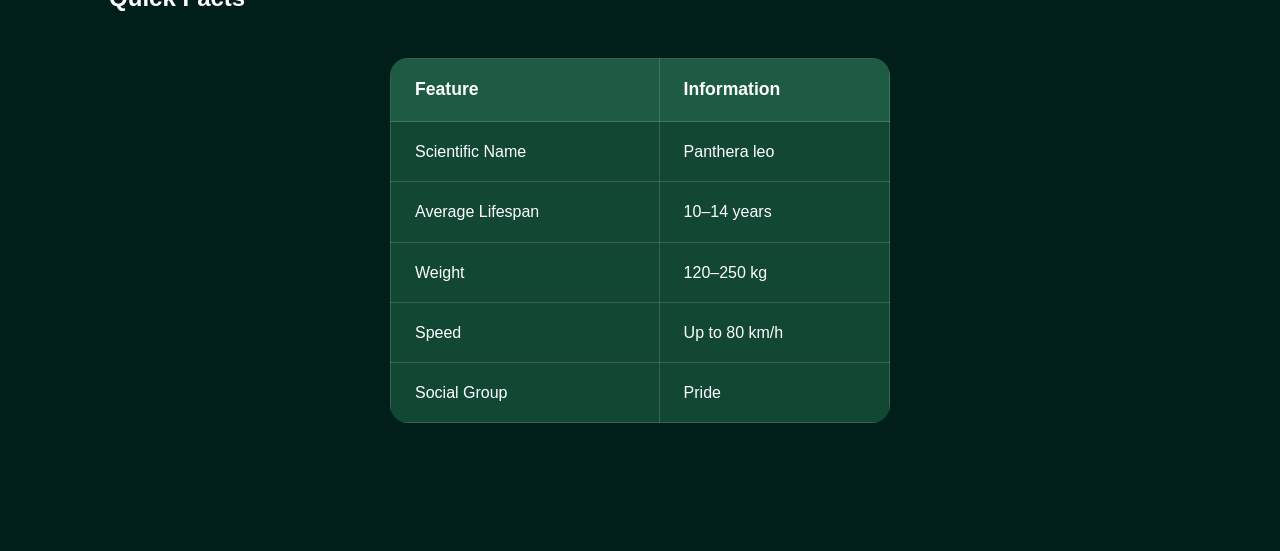
<file: lion.html>
<!DOCTYPE html>
<html lang="en">

<head>

    <meta charset="UTF-8">

    <meta name="viewport"
          content="width=device-width, initial-scale=1.0">

    <title>Lion | WildAtlas</title>

    <link rel="stylesheet" href="style.css">

</head>

<body class="lion-page"></body>

    <!-- NAVBAR -->

    <nav class="navbar">

        <div class="logo">
            WildAtlas
        </div>

        <ul class="nav-links">

            <li>
                <a href="index.html">Home</a>
            </li>

            <li>
                <a href="animals.html">Animals</a>
            </li>

        </ul>

    </nav>

    <!-- HERO SECTION -->

    <section class="animal-hero">

        <img src="images/animals/lion-pride.jpg"
             alt="Lion Pride">

        <!-- WHITE TRANSPARENT CARD -->

        <div class="hero-overlay">

            <h1>Lion</h1>

            <p>
                The King of the Grasslands
            </p>

        </div>

    </section>

    <!-- MAIN CONTENT -->

    <section class="animal-content">

        <!-- INTRODUCTION -->

        <h2>Introduction</h2>

        <p>
            As dawn rises across the African savanna,
            the roar of a lion echoes through the grasslands.
            Lions are among the most iconic predators on Earth,
            known for their strength, social pride structure,
            and powerful hunting abilities.
        </p>

        <p>
            Lions symbolize courage and dominance in many cultures.
            Today, they remain one of the most important apex predators
            in African ecosystems.
        </p>

        <!-- BACKGROUND IMAGE -->

        <div class="background-section"
             style="background-image: url('images/backgrounds/jungle1.jpg');">

        </div>

        <!-- ANATOMY -->

        <h2>Lion Anatomy</h2>

        <p>
            Lions possess muscular bodies, powerful jaws,
            sharp retractable claws, and exceptional night vision.
            Male lions are recognizable by their large manes,
            which help protect them during fights.
        </p>

        <div class="diagram-section">

            <img src="images/diagrams/lion-anatomy.jpg"
                 alt="Lion Anatomy">

        </div>

        <!-- EXTRA IMAGE -->

        <div class="extra-image">

            <img src="images/animals/lion-closeup.jpg"
                 alt="Lion Closeup">

        </div>

        <!-- HABITAT -->

        <h2>Habitat</h2>

        <p>
            Lions mainly inhabit savannas, grasslands,
            and open woodlands across sub-Saharan Africa.
            A smaller population of Asiatic lions survives in India.
        </p>

        <ul>

            <li>Kenya</li>

            <li>Tanzania</li>

            <li>South Africa</li>

            <li>Botswana</li>

            <li>India (Gir Forest)</li>

        </ul>

        <!-- POPULATION -->

        <h2>Population</h2>

        <p>
            Scientists estimate around 20,000–25,000 lions
            remain in the wild today.
            Lion populations have declined due to habitat loss,
            hunting, and reduced prey availability.
        </p>

        <!-- THREATS -->

        <h2>Threats</h2>

        <ul>

            <li>Habitat destruction</li>

            <li>Poaching</li>

            <li>Human-wildlife conflict</li>

            <li>Climate change</li>

            <li>Loss of prey animals</li>

        </ul>

        <!-- CONSERVATION -->

        <h2>Conservation</h2>

        <p>
            Conservation organizations work to protect lions
            through wildlife reserves, anti-poaching patrols,
            habitat restoration, and scientific research programs.
        </p>

        <!-- QUICK FACTS -->

        <h2>Quick Facts</h2>

        <table class="facts-table">

            <tr>

                <th>Feature</th>

                <th>Information</th>

            </tr>

            <tr>

                <td>Scientific Name</td>

                <td>Panthera leo</td>

            </tr>

            <tr>

                <td>Average Lifespan</td>

                <td>10–14 years</td>

            </tr>

            <tr>

                <td>Weight</td>

                <td>120–250 kg</td>

            </tr>

            <tr>

                <td>Speed</td>

                <td>Up to 80 km/h</td>

            </tr>

            <tr>

                <td>Social Group</td>

                <td>Pride</td>

            </tr>

        </table>

    </section>

</body>

</html>
</file>
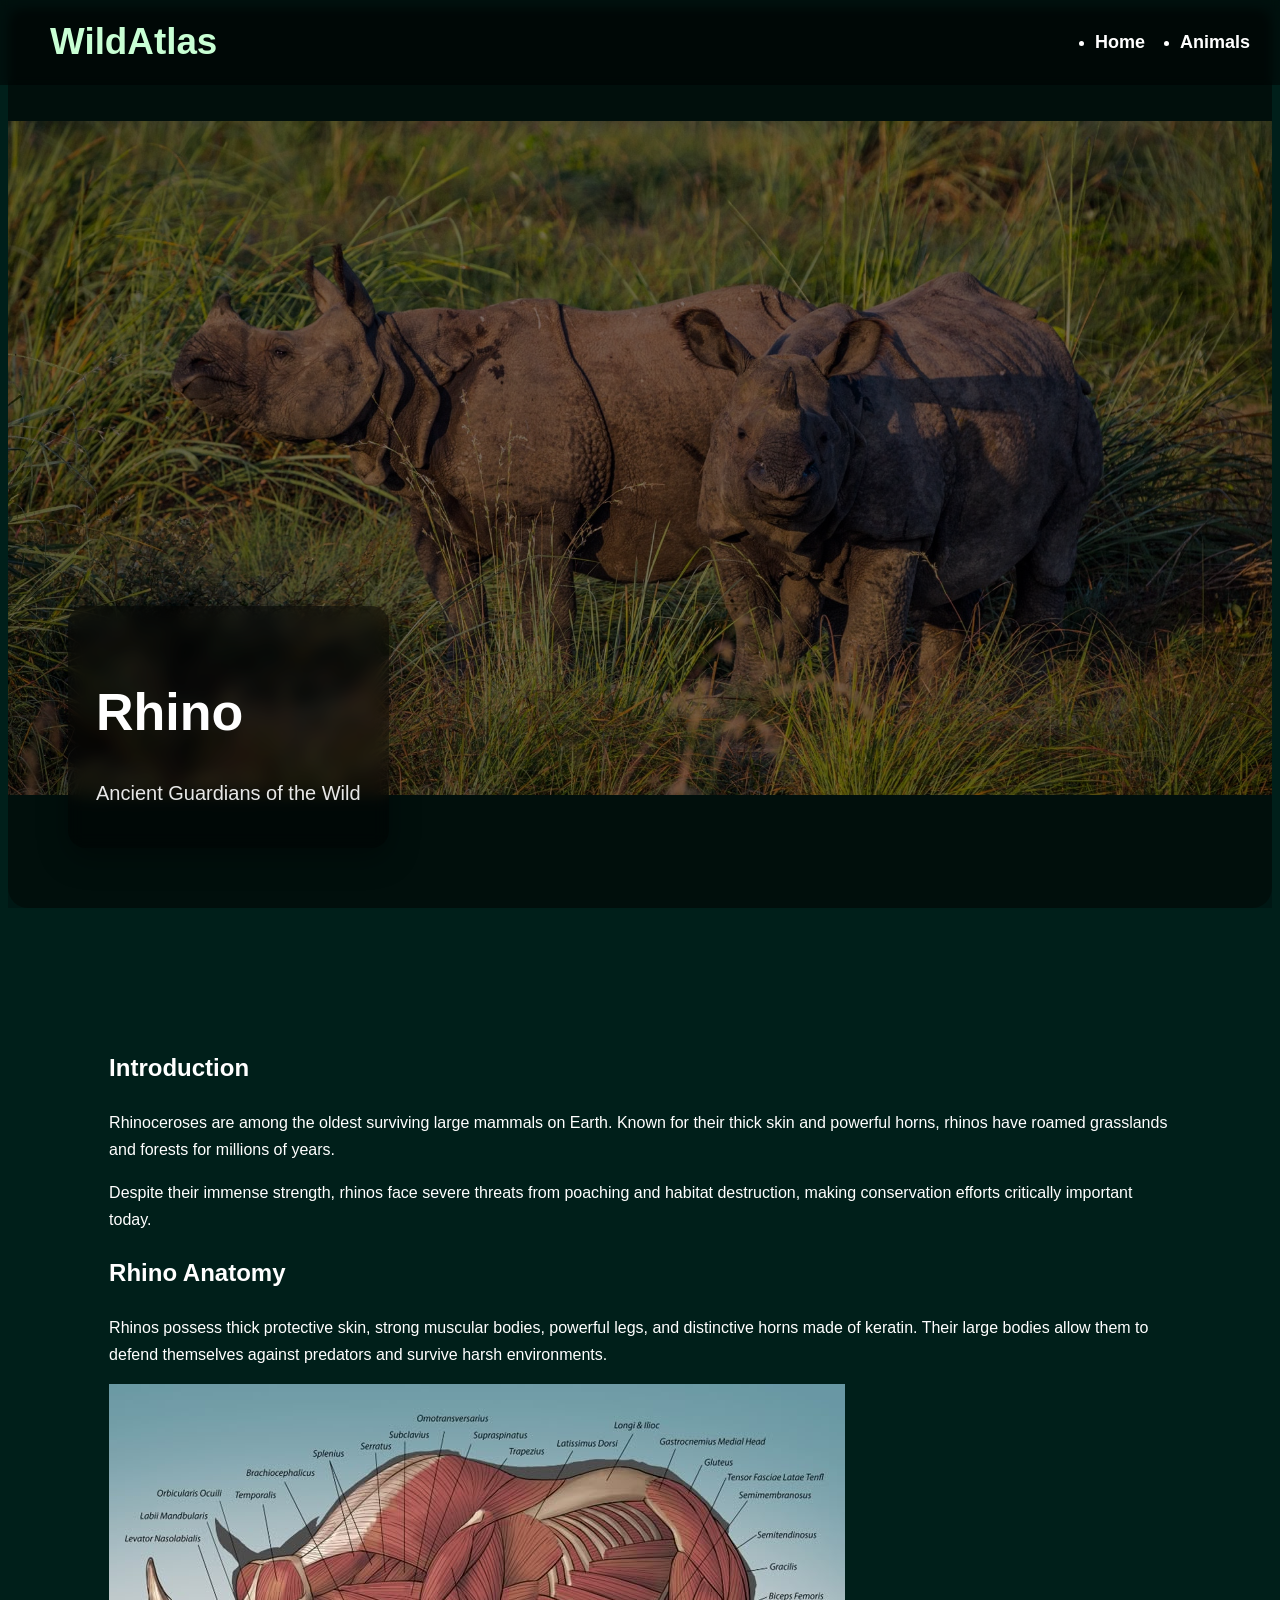
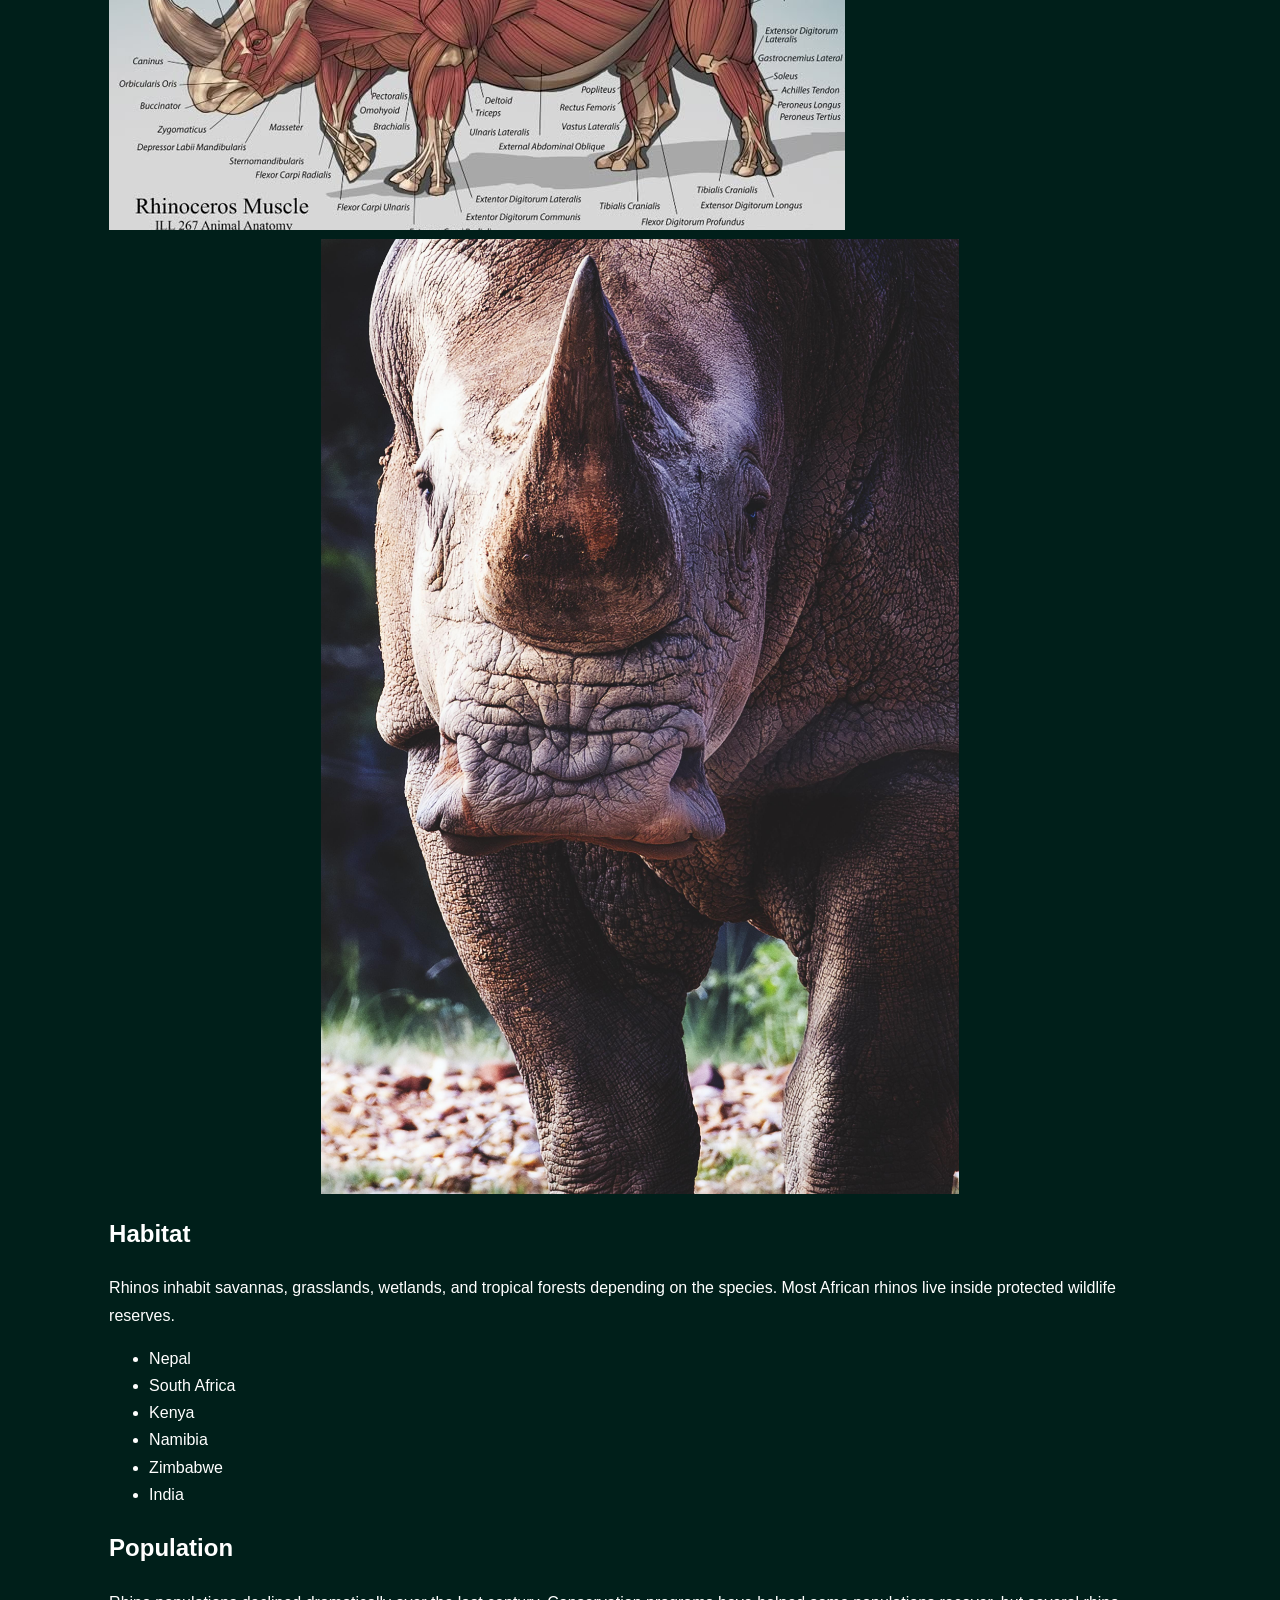
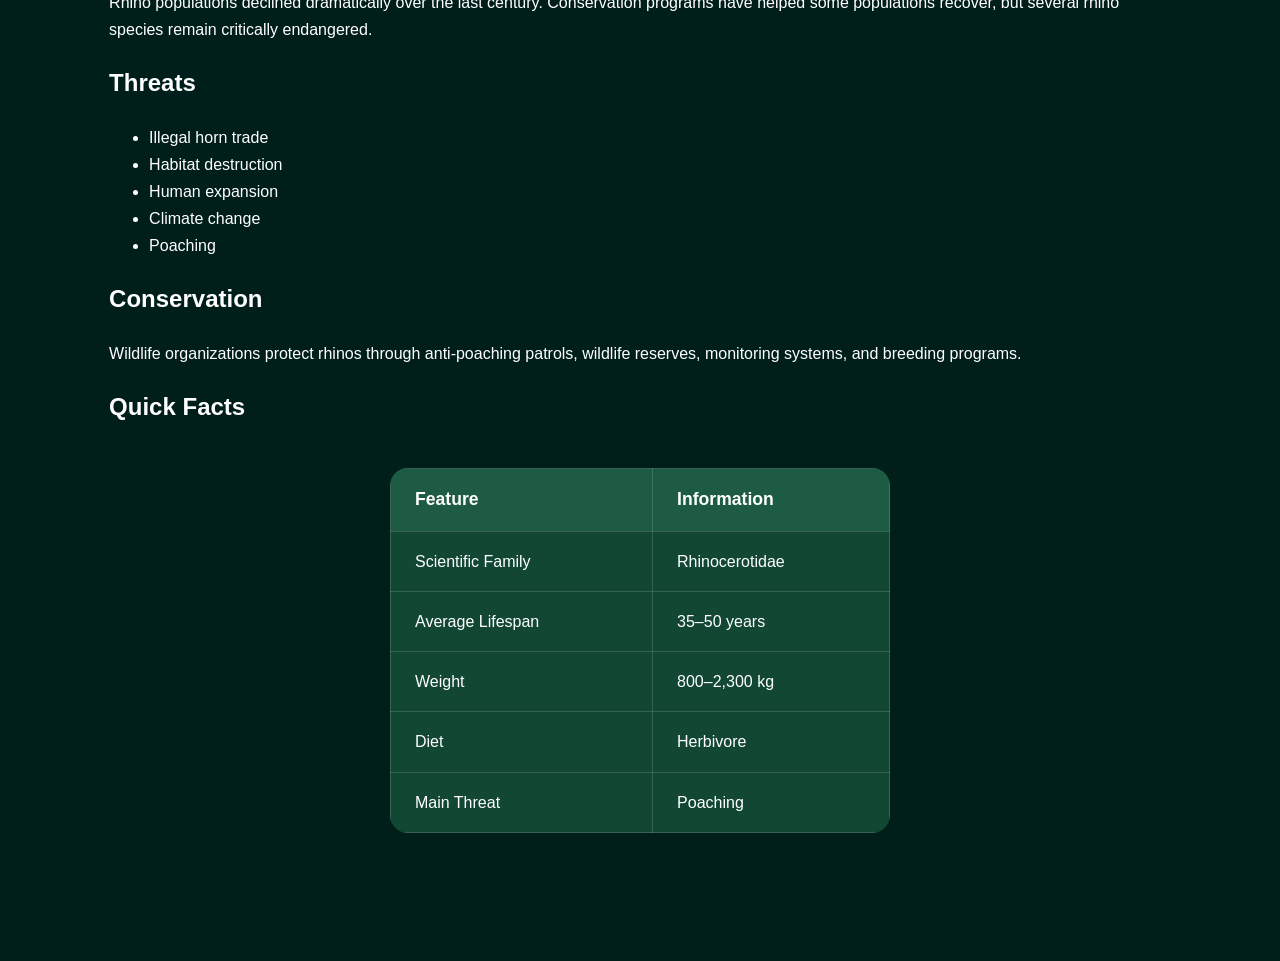
<file: rhino.html>
<!DOCTYPE html>
<html lang="en">

<head>

    <meta charset="UTF-8">

    <meta name="viewport"
          content="width=device-width, initial-scale=1.0">

    <title>Rhino | WildAtlas</title>

    <link rel="stylesheet" href="style.css">

</head>

<body class="rhino-page"></body>

    <!-- NAVBAR -->

    <nav class="navbar">

        <div class="logo">
            WildAtlas
        </div>

        <ul class="nav-links">

            <li>
                <a href="index.html">Home</a>
            </li>

            <li>
                <a href="animals.html">Animals</a>
            </li>

        </ul>

    </nav>

    <!-- HERO SECTION -->

    <section class="animal-hero">

        <img src="images/animals/rhino-main.jpg"
             alt="Rhino">

        <div class="hero-overlay">

            <h1>Rhino</h1>

            <p>
                Ancient Guardians of the Wild
            </p>

        </div>

    </section>

    <!-- MAIN CONTENT -->

    <section class="animal-content">

        <!-- INTRODUCTION -->

        <h2>Introduction</h2>

        <p>
            Rhinoceroses are among the oldest surviving large mammals on Earth.
            Known for their thick skin and powerful horns,
            rhinos have roamed grasslands and forests for millions of years.
        </p>

        <p>
            Despite their immense strength,
            rhinos face severe threats from poaching and habitat destruction,
            making conservation efforts critically important today.
        </p>

        <!-- BACKGROUND IMAGE -->

        <div class="background-section"
             style="background-image: url('images/backgrounds/jungle2.jpg');">

        </div>

        <!-- ANATOMY -->

        <h2>Rhino Anatomy</h2>

        <p>
            Rhinos possess thick protective skin,
            strong muscular bodies,
            powerful legs,
            and distinctive horns made of keratin.
            Their large bodies allow them to defend themselves
            against predators and survive harsh environments.
        </p>

        <div class="diagram-section">

            <img src="images/diagrams/rhino-anatomy.jpg"
                 alt="Rhino Anatomy">

        </div>

        <!-- EXTRA IMAGE -->

        <div class="extra-image">

            <img src="images/animals/rhino-closeup.jpg"
                 alt="Rhino Closeup">

        </div>

        <!-- HABITAT -->

        <h2>Habitat</h2>

        <p>
            Rhinos inhabit savannas, grasslands,
            wetlands, and tropical forests
            depending on the species.
            Most African rhinos live inside protected wildlife reserves.
        </p>

        <ul>

            <li>Nepal</li>

            <li>South Africa</li>

            <li>Kenya</li>

            <li>Namibia</li>

            <li>Zimbabwe</li>

            <li>India</li>

        </ul>

        <!-- POPULATION -->

        <h2>Population</h2>

        <p>
            Rhino populations declined dramatically over the last century.
            Conservation programs have helped some populations recover,
            but several rhino species remain critically endangered.
        </p>

        <!-- THREATS -->

        <h2>Threats</h2>

        <ul>

            <li>Illegal horn trade</li>

            <li>Habitat destruction</li>

            <li>Human expansion</li>

            <li>Climate change</li>

            <li>Poaching</li>

        </ul>

        <!-- CONSERVATION -->

        <h2>Conservation</h2>

        <p>
            Wildlife organizations protect rhinos through
            anti-poaching patrols,
            wildlife reserves,
            monitoring systems,
            and breeding programs.
        </p>

        <!-- QUICK FACTS -->

        <h2>Quick Facts</h2>

        <table class="facts-table">

            <tr>

                <th>Feature</th>

                <th>Information</th>

            </tr>

            <tr>

                <td>Scientific Family</td>

                <td>Rhinocerotidae</td>

            </tr>

            <tr>

                <td>Average Lifespan</td>

                <td>35–50 years</td>

            </tr>

            <tr>

                <td>Weight</td>

                <td>800–2,300 kg</td>

            </tr>

            <tr>

                <td>Diet</td>

                <td>Herbivore</td>

            </tr>

            <tr>

                <td>Main Threat</td>

                <td>Poaching</td>

            </tr>

        </table>

    </section>

</body>

</html>
</file>
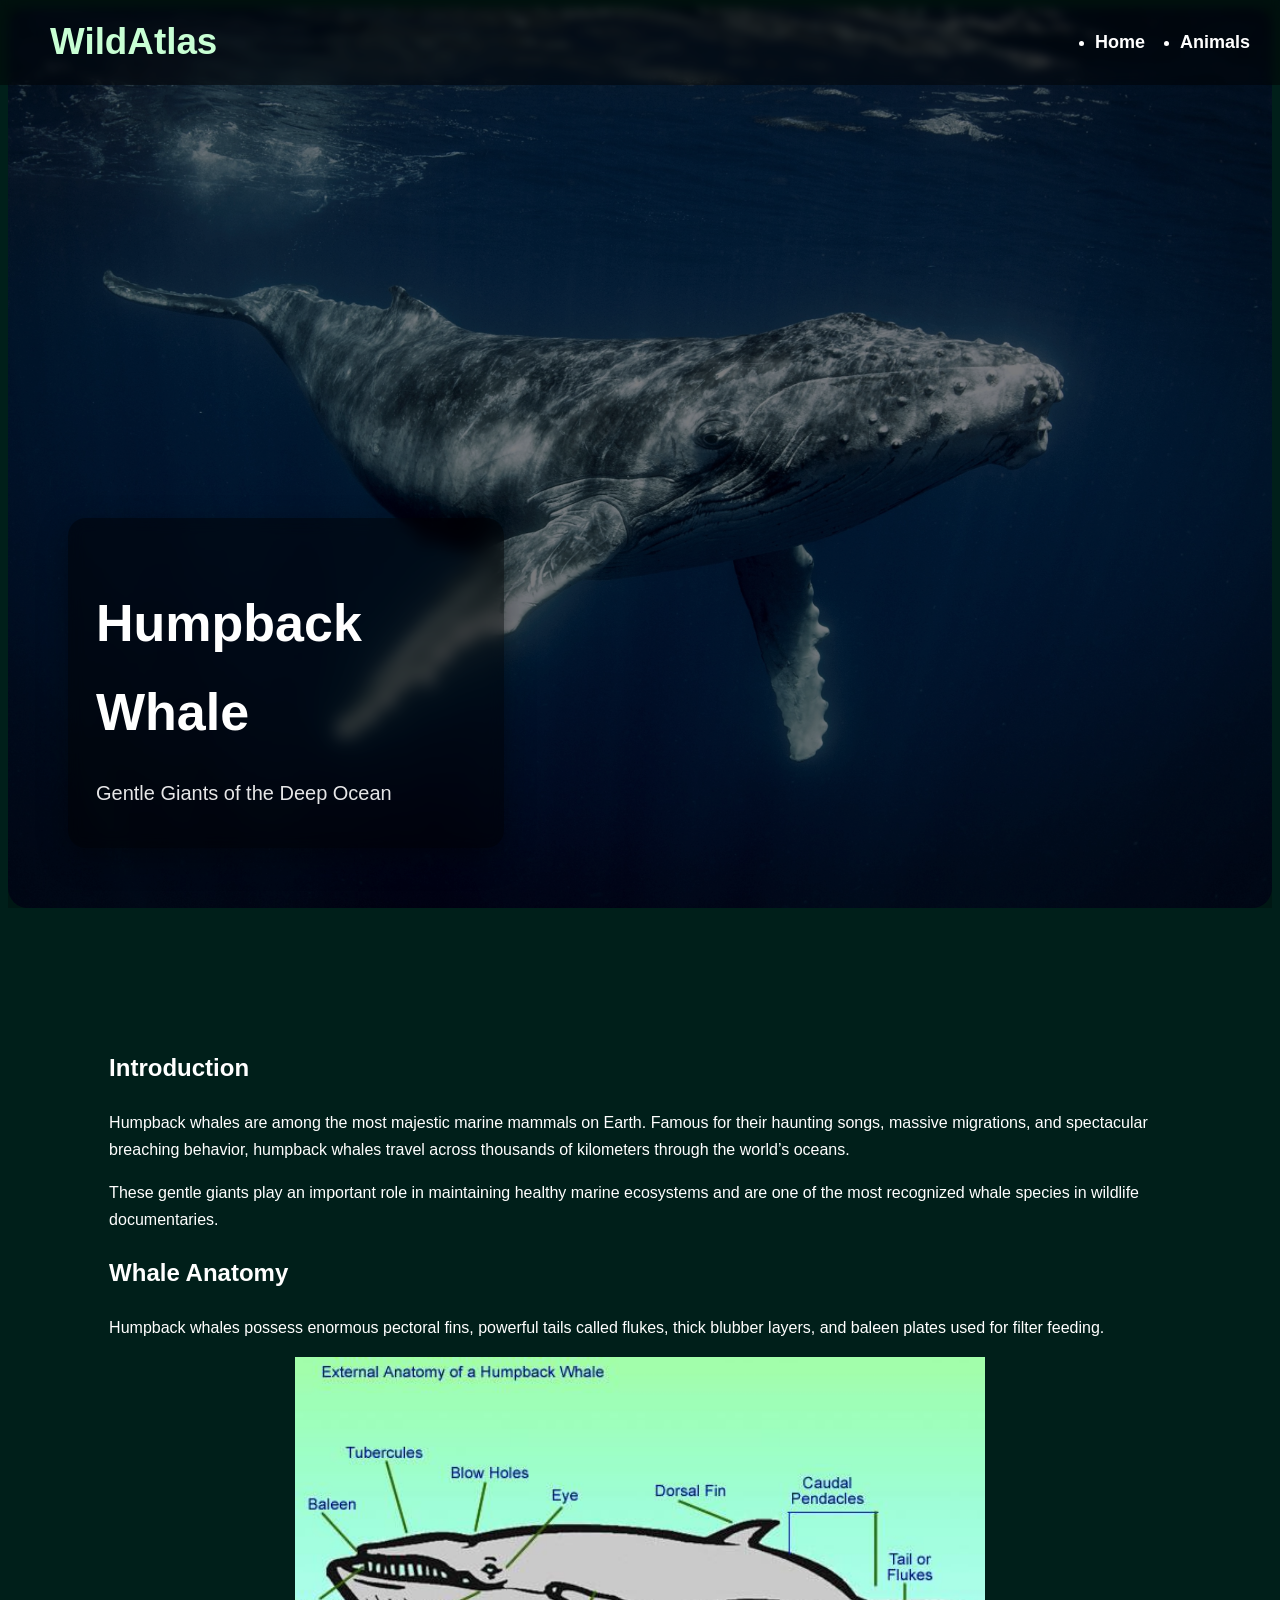
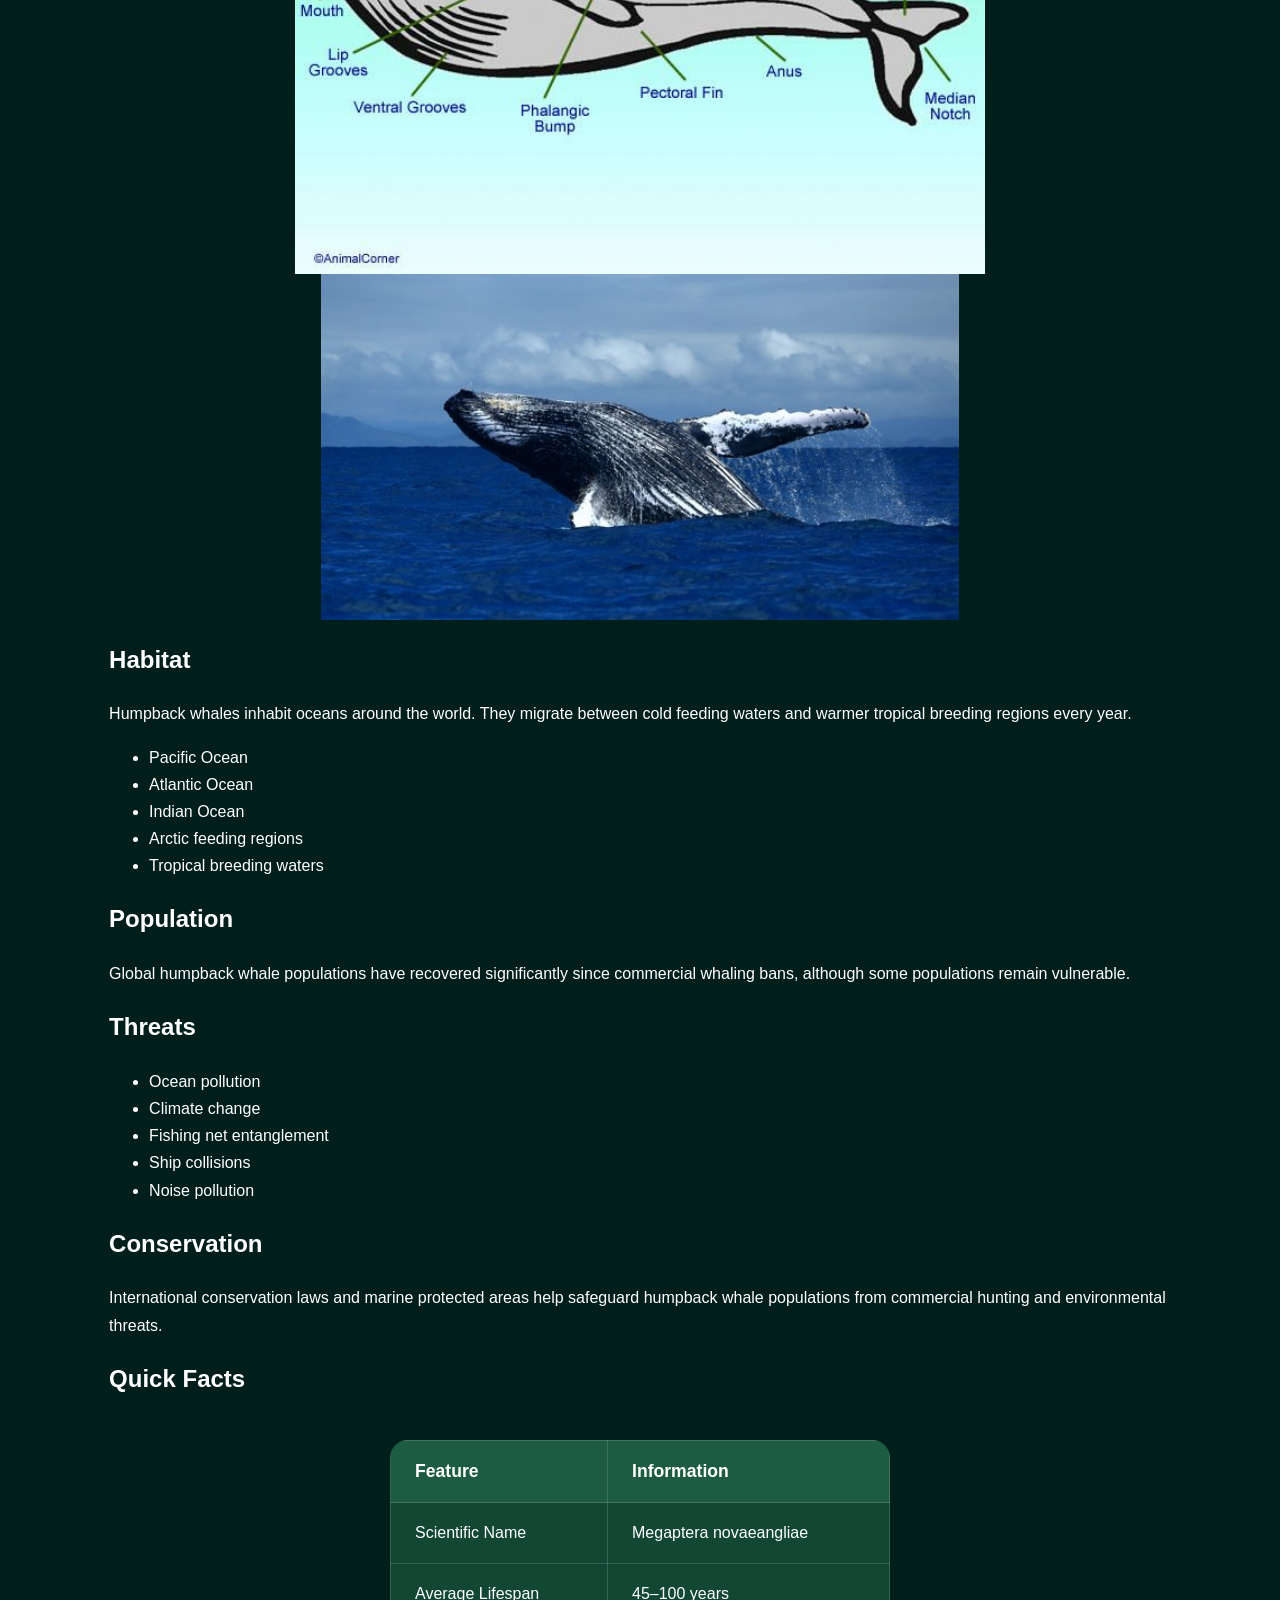
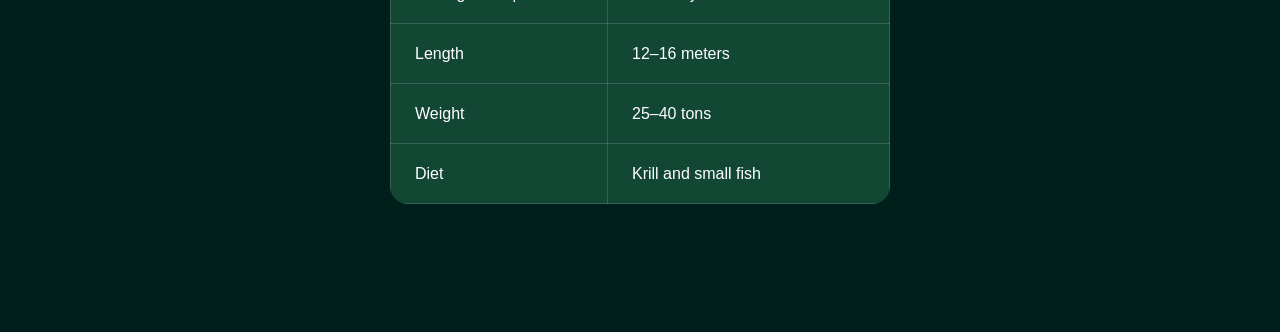
<file: whale.html>
<!DOCTYPE html>
<html lang="en">

<head>

    <meta charset="UTF-8">

    <meta name="viewport"
          content="width=device-width, initial-scale=1.0">

    <title>Humpback Whale | WildAtlas</title>

    <link rel="stylesheet" href="style.css">

</head>

<body class="whale-page"></body>

    <!-- NAVBAR -->

    <nav class="navbar">

        <div class="logo">
            WildAtlas
        </div>

        <ul class="nav-links">

            <li>
                <a href="index.html">Home</a>
            </li>

            <li>
                <a href="animals.html">Animals</a>
            </li>

        </ul>

    </nav>

    <!-- HERO SECTION -->

    <section class="animal-hero">

        <img src="images/animals/whale-main.jpg"
             alt="Humpback Whale">

        <div class="hero-overlay">

            <h1>Humpback Whale</h1>

            <p>
               Gentle Giants of the Deep Ocean
            </p>

        </div>

    </section>

    <!-- MAIN CONTENT -->

    <section class="animal-content">

        <!-- INTRODUCTION -->

        <h2>Introduction</h2>

        <p>
            Humpback whales are among the most majestic marine mammals
            on Earth. Famous for their haunting songs, massive migrations,
            and spectacular breaching behavior, humpback whales travel
            across thousands of kilometers through the world’s oceans.
        </p>

        <p>
            These gentle giants play an important role in maintaining
            healthy marine ecosystems and are one of the most recognized
            whale species in wildlife documentaries.
        </p>

        <!-- OCEAN BACKGROUND -->

        <div class="background-section"
             style="background-image: url('images/backgrounds/ocean1.jpg');">

        </div>

        <!-- ANATOMY -->

        <h2>Whale Anatomy</h2>

        <p>
            Humpback whales possess enormous pectoral fins,
            powerful tails called flukes, thick blubber layers,
            and baleen plates used for filter feeding.
        </p>

        <div class="diagram-section">

            <img src="images/diagrams/whale-anatomy.jpg"
                 alt="Whale Anatomy">

        </div>

        <!-- EXTRA IMAGE -->

        <div class="extra-image">

            <img src="images/animals/whale-jump.jpg"
                 alt="Whale Jump">

        </div>

        <!-- HABITAT -->

        <h2>Habitat</h2>

        <p>
            Humpback whales inhabit oceans around the world.
            They migrate between cold feeding waters
            and warmer tropical breeding regions every year.
        </p>

        <ul>

            <li>Pacific Ocean</li>

            <li>Atlantic Ocean</li>

            <li>Indian Ocean</li>

            <li>Arctic feeding regions</li>

            <li>Tropical breeding waters</li>

        </ul>

        <!-- POPULATION -->

        <h2>Population</h2>

        <p>
            Global humpback whale populations have recovered
            significantly since commercial whaling bans,
            although some populations remain vulnerable.
        </p>

        <!-- THREATS -->

        <h2>Threats</h2>

        <ul>

            <li>Ocean pollution</li>

            <li>Climate change</li>

            <li>Fishing net entanglement</li>

            <li>Ship collisions</li>

            <li>Noise pollution</li>

        </ul>

        <!-- CONSERVATION -->

        <h2>Conservation</h2>

        <p>
            International conservation laws and marine protected areas
            help safeguard humpback whale populations from commercial
            hunting and environmental threats.
        </p>

        <!-- QUICK FACTS -->

        <h2>Quick Facts</h2>

        <table class="facts-table">

            <tr>

                <th>Feature</th>

                <th>Information</th>

            </tr>

            <tr>

                <td>Scientific Name</td>

                <td>Megaptera novaeangliae</td>

            </tr>

            <tr>

                <td>Average Lifespan</td>

                <td>45–100 years</td>

            </tr>

            <tr>

                <td>Length</td>

                <td>12–16 meters</td>

            </tr>

            <tr>

                <td>Weight</td>

                <td>25–40 tons</td>

            </tr>

            <tr>

                <td>Diet</td>

                <td>Krill and small fish</td>

            </tr>

        </table>

    </section>

</body>

</html>
</file>
<file: Coursework/style.css>
*{
    margin:0;
    padding:0;
    box-sizing:border-box;
}

body{
    font-family:Arial, Helvetica, sans-serif;
    background:#0b1320;
    color:white;
    line-height:1.6;
}

/* NAVBAR */

.navbar{
    display:flex;
    justify-content:space-between;
    align-items:center;

    padding:20px 50px;

    background:#111827;
}

.logo{
    color:#4ade80;
}

.nav-links{
    display:flex;
    gap:25px;

    list-style:none;
}

.nav-links a{
    text-decoration:none;
    color:white;
}

.nav-links a:hover{
    color:#4ade80;
}

/* HERO SECTION */

.hero{
    height:80vh;

    display:flex;
    justify-content:center;
    align-items:center;

    text-align:center;

    background:linear-gradient(rgba(0,0,0,0.5),
    rgba(0,0,0,0.5)),
    url("https://images.unsplash.com/photo-1506744038136-46273834b3fb");

    background-size:cover;
    background-position:center;
}

.hero-content h2{
    font-size:60px;
    margin-bottom:20px;
}

.hero-content p{
    margin-bottom:30px;
    font-size:20px;
}

button{
    padding:15px 30px;

    border:none;
    border-radius:10px;

    background:#4ade80;
    color:black;

    font-size:18px;
    cursor:pointer;
}

button:hover{
    background:#22c55e;
}

/* CARDS */

.cards{
    display:grid;
    grid-template-columns:repeat(auto-fit,minmax(250px,1fr));

    gap:20px;

    padding:60px;
}

.card{
    background:#1e293b;

    padding:30px;

    border-radius:15px;

    transition:0.3s;
}

.card:hover{
    transform:translateY(-10px);
}

/* FAQ */

.faq{
    padding:60px;
}

.faq h2{
    margin-bottom:30px;
}

.faq-box{
    background:#1e293b;

    padding:20px;

    margin-bottom:20px;

    border-radius:10px;
}

/* FOOTER */

footer{
    text-align:center;

    padding:30px;

    background:#111827;
}

/* RESPONSIVE */

@media(max-width:768px){

    .navbar{
        flex-direction:column;
        gap:20px;
    }

    .nav-links{
        flex-direction:column;
        text-align:center;
    }

    .hero-content h2{
        font-size:40px;
    }

    .cards{
        padding:30px;
    }
}
.faq-box{
    cursor:pointer;
    transition:0.3s;
}

.faq-box:hover{
    background:#334155;
}

.faq-box.active{
    border-left:5px solid #4ade80;
}
.menu-btn{
    display:none;
    font-size:30px;
    cursor:pointer;
}

/* MOBILE */

@media(max-width:768px){

    .menu-btn{
        display:block;
    }

    .navbar{
        flex-direction:column;
        align-items:flex-start;
    }

    .nav-links{
        display:none;
        flex-direction:column;
        width:100%;
        margin-top:20px;
    }

    .nav-links.active{
        display:flex;
    }
}
</file>
<file: style.css>
s*{
    margin:0;
    padding:0;
    box-sizing:border-box;
}

html{
    scroll-behavior:smooth;
}

body{
    font-family:Arial, Helvetica, sans-serif;
    background:#001f1a;
    color:white;
    overflow-x:hidden;
    line-height:1.7;
}

/* ======================
   NAVBAR
====================== */

.navbar{
    position:fixed;
    top:0;
    left:0;
    width:100%;
    height:85px;
    background:rgba(0,0,0,0.45);
    backdrop-filter:blur(5px);
    display:flex;
    align-items:center;
    justify-content:space-between;
    padding:0 50px;
    z-index:1000;
}

.logo{
    font-size:2.3rem;
    font-weight:bold;
    color:#c8ffd4;
}

.nav-links{
    display:flex;
    gap:35px;
    margin-right:80px;
}

.nav-links a{
    color:white;
    font-size:18px;
    text-decoration:none;
    font-weight:bold;
}

/* ======================
   HERO SECTION
====================== */

.hero{
    width:100%;
    height:100vh;
    background-image:
    linear-gradient(rgba(0,0,0,0.45),
    rgba(0,0,0,0.45)),
    url('images/wildlife.jpg');

    background-size:cover;
    background-position:center;
    display:flex;
    justify-content:center;
    align-items:center;
    text-align:center;
    padding:40px;
}

.hero-content{
    max-width:900px;
    background:rgba(0,0,0,0.45);
    padding:60px;
    border-radius:25px;
}

.hero-content h1{
    font-size:4.5rem;
    margin-bottom:25px;
    color:#e0ffe7;
}

.hero-content p{
    font-size:1.2rem;
    margin-bottom:40px;
    line-height:1.8;
}

.hero-btn{
    display:inline-block;
    padding:15px 35px;
    background:#4ade80;
    color:white;
    text-decoration:none;
    border-radius:12px;
    font-weight:bold;
    transition:0.3s;
}

.hero-btn:hover{
    background:#22c55e;
}

/* ======================
   ANIMALS PAGE
====================== */

.animals-page{
    width:90%;
    margin:auto;
    padding-top:140px;
    padding-bottom:100px;
}

.page-heading{
    text-align:center;
    font-size:4rem;
    margin-bottom:70px;
    color:#b7ffce;
}

.category-title{
    font-size:2rem;
    margin-top:70px;
    margin-bottom:30px;
    color:#a8e6b0;
}

/* ======================
   GRID
====================== */

.card-grid{
    display:grid;
    grid-template-columns:
    repeat(auto-fit,minmax(350px,1fr));
    gap:40px;
    margin-top:30px;
}

/* ======================
   CARD
====================== */

.animal-card{
    background:#0d3b2e;
    border-radius:20px;
    overflow:hidden;
    transition:0.3s;
    box-shadow:0 5px 15px rgba(0,0,0,0.25);
}

.animal-card:hover{
    transform:translateY(-8px);
}

/* ======================
   CARD IMAGE
====================== */

.animal-card img{
    width:100%;
    height:320px;
    object-fit:cover;
    
        transition: transform 0.5s ease;
}

.animal-card{
    overflow: hidden;
}

.animal-card:hover img{
    transform: scale(1.08);
}
/* ======================
   ELEPHANT FIX
====================== */

.animal-card img[alt="Elephant"]{
    object-fit:cover;
    object-position:center;
}

/* ======================
   EAGLE FIX
====================== */

.animal-card img[alt="Eagle"]{
    object-fit:contain;
    background:#0b2b24;
    padding:10px;
}

/* ======================
   CARD CONTENT
====================== */

.card-content{
    padding:30px;
}

.card-content h3{
    font-size:2rem;
    margin-bottom:15px;
    color:#ffffff;
}

.card-content p{
    font-size:1rem;
    line-height:1.7;
    margin-bottom:25px;
    color:#d7f5e0;
}

/* ======================
   BUTTON
====================== */

.learn-btn{
    display:inline-block;
    padding:14px 28px;
    background:#4ade80;
    color:white;
    text-decoration:none;
    border-radius:12px;
    font-weight:bold;
    transition:0.3s;
}

.learn-btn:hover{
    background:#22c55e;
}

/* ======================
   ANIMAL DETAILS PAGE
====================== */

.animal-details{
    width:90%;
    margin:auto;
    padding-top:110px;
    padding-bottom:100px;
}

/* ======================
   ANIMAL HERO
====================== */

.animal-hero{
    width:100%;
    margin-bottom:40px;
}

.animal-hero img{
    width:100%;
    height:420px;
    object-fit:cover;
    object-position:center;
    border-radius:20px;
}

/* ======================
   INTRO CARD
====================== */

.intro-card{
    background:rgba(255,255,255,0.12);
    backdrop-filter:blur(8px);
    color:white;
    padding:50px;
    border-radius:25px;
    margin-bottom:60px;
    box-shadow:0 5px 20px rgba(0,0,0,0.3);
    text-align:center;
}

.intro-card h1{
    font-size:3.2rem;
    margin-bottom:20px;
}

.intro-card p{
    font-size:1.1rem;
    line-height:1.9;
}

/* ======================
   INFO SECTION
====================== */

.info-section{
    margin-bottom:70px;
}

.info-section h2{
    font-size:2.2rem;
    margin-bottom:25px;
    color:#b7ffce;
}

.info-section p{
    font-size:1.05rem;
    line-height:1.9;
    margin-bottom:20px;
}

.info-section img{
    width:80%;
    max-width:900px;
    display:block;
    margin:35px auto;
    border-radius:20px;
    box-shadow:0 5px 20px rgba(0,0,0,0.35);
}

/* ======================
   QUICK FACTS TABLE
====================== */

.facts-table{
    width:100%;
    border-collapse:collapse;
    margin-top:30px;
    background:#124734;
    border-radius:18px;
    overflow:hidden;
}

.facts-table th{
    background:#1d5c43;
    padding:20px;
    text-align:left;
    font-size:1.1rem;
}

.facts-table td{
    padding:18px;
    border-top:1px solid rgba(255,255,255,0.08);
    font-size:1rem;
}

/* ======================
   MOBILE RESPONSIVE
====================== */

@media(max-width:900px){

    .navbar{
        padding:0 20px;
    }

    .logo{
        font-size:1.7rem;
    }

    .nav-links{
        gap:20px;
        margin-right:20px;
    }

    .hero-content{
        padding:35px;
    }

    .hero-content h1{
        font-size:3rem;
    }

    .hero-content p{
        font-size:1rem;
    }

    .page-heading{
        font-size:2.6rem;
    }

    .intro-card h1{
        font-size:2.2rem;
    }

    .card-grid{
        grid-template-columns:1fr;
    }

    .animal-hero img{
        height:300px;
    }

    .info-section img{
        width:100%;
    }

}

=========================
   ANIMAL PAGE FINAL FIXES
========================= */

/* ZOOM OUT HERO IMAGES */

.animal-hero img{

    width:100%;

    height:420px;

    object-fit:cover;

    object-position:center center;
}

/* HERO SECTION */

/* =========================
   CINEMATIC HERO SECTION
========================= */

.animal-hero{

    position:relative;

    height:100vh;

    overflow:hidden;

    display:flex;

    align-items:center;

    justify-content:center;
}

/* FULL BACKGROUND IMAGE */

.animal-hero img{

    position:absolute;

    top:0;

    left:0;

    width:100%;

    height:100%;

    object-fit:cover;

    object-position:center;

    z-index:-2;

    filter:brightness(0.65);
}

/* DARK OVERLAY */

.animal-hero::after{

    content:"";

    position:absolute;

    inset:0;

    background:rgba(0,0,0,0.25);

    z-index:-1;
}

/* SMALL GLASS CARD */

.hero-overlay{

    background:rgba(255,255,255,0.10);

    backdrop-filter:blur(10px);

    padding:25px 40px;

    border-radius:20px;

    text-align:center;

    color:white;

    width:auto;

    max-width:500px;

    box-shadow:0 10px 30px rgba(0,0,0,0.35);
}

/* TITLE */

.hero-overlay h1{

    font-size:64px;

    margin-bottom:10px;
}

/* SUBTITLE */

.hero-overlay p{

    font-size:24px;

    opacity:0.95;
}

/* CONTENT COMES AFTER HERO */

.animal-content{

    position:relative;

    background:#02261f;

    padding:80px 8%;

    z-index:5;
}
/* =========================
   HERO IMAGE FINAL FIX
========================= */

/* DEFAULT HERO IMAGE */

.animal-hero img{

    width:100%;

    height:100vh;

    object-fit:cover;

    object-position:center center;
}

/* ELEPHANT FIX */

.elephant-page .animal-hero img{

    object-fit:contain;

    background:#021f19;
}

/* RHINO FIX */

.rhino-page .animal-hero img{

    object-fit:contain;

    background:#021f19;
}

/* TURTLE FIX */

.turtle-page .animal-hero img{

    object-fit:contain;

    background:#021f19;
}

/* SMALL SUBTLE CARD */

.hero-overlay{

    position:absolute;

    bottom:60px;

    left:60px;

    background:rgba(0,0,0,0.45);

    backdrop-filter:blur(8px);

    padding:18px 28px;

    border-radius:18px;

    width:auto;

    max-width:380px;

    text-align:left;
}

/* SMALLER TITLE */

.hero-overlay h1{

    font-size:52px;

    margin-bottom:8px;
}

/* SMALLER SUBTITLE */

.hero-overlay p{

    font-size:20px;

    opacity:0.9;
}
/* =========================
   FINAL IMAGE SIZE FIXES
========================= */

/* WHALE ANATOMY IMAGE */

.whale-page .diagram-section img{

    width:65%;

    max-width:850px;

    display:block;

    margin:auto;
}

/* WHALE EXTRA IMAGE */

.whale-page .extra-image img{

    width:60%;

    max-width:800px;

    display:block;

    margin:auto;
}

/* RHINO EXTRA IMAGE */

.rhino-page .extra-image img{

    width:60%;

    max-width:800px;

    display:block;

    margin:auto;
}

/* ELEPHANT ANATOMY IMAGE */

.elephant-page .diagram-section img{

    width:65%;

    max-width:850px;

    display:block;

    margin:auto;
}

/* ELEPHANT GROUP IMAGE */

.elephant-page .extra-image img{

    width:60%;

    max-width:800px;

    display:block;

    margin:auto;
}
/* TURTLE IMAGE FIXES */

.turtle-page .diagram-section img{

    width:65%;

    max-width:850px;

    display:block;

    margin:auto;
}

.turtle-page .extra-image img{

    width:60%;

    max-width:800px;

    display:block;

    margin:auto;
}
/* =========================
   CUSTOM ANIMAL BACKGROUNDS
========================= */

/* LION */

.lion-page .animal-content{

    background-image:
    linear-gradient(rgba(0,0,0,0.55),
    rgba(0,0,0,0.55)),
    url('images/backgrounds/jungle3.jpg');

    background-size:cover;

    background-position:center;

    background-attachment:fixed;
}

/* ELEPHANT */

.elephant-page .animal-content{

    background-image:
    linear-gradient(rgba(0,0,0,0.55),
    rgba(0,0,0,0.55)),
    url('images/backgrounds/jungle2.jpg');

    background-size:cover;

    background-position:center;

    background-attachment:fixed;
}

/* RHINO */

.rhino-page .animal-content{

    background-image:
    linear-gradient(rgba(0,0,0,0.55),
    rgba(0,0,0,0.55)),
    url('images/backgrounds/jungle1.jpg');

    background-size:cover;

    background-position:center;

    background-attachment:fixed;
}

/* TURTLE */

.turtle-page .animal-content{

    background-image:
    linear-gradient(rgba(0,0,0,0.50),
    rgba(0,0,0,0.50)),
    url('images/backgrounds/ocean3.jpg');

    background-size:cover;

    background-position:center;

    background-attachment:fixed;
}

/* WHALE */

.whale-page .animal-content{

    background-image:
    linear-gradient(rgba(0,0,0,0.50),
    rgba(0,0,0,0.50)),
    url('images/backgrounds/ocean1.jpg');

    background-size:cover;

    background-position:center;

    background-attachment:fixed;
}
/* SMALLER QUICK FACTS TABLE */

.facts-table{
    width:auto;
    min-width:500px;
    margin:40px auto;
}

.facts-table th,
.facts-table td{
    padding:16px 24px;
}
/* TABLE LINES */

.facts-table th,
.facts-table td{
    border:1px solid rgba(255,255,255,0.15);
}
/* FAQ SECTION */

.faq-section{

    width:80%;

    margin:100px auto;

    padding:40px;

    background:rgba(0,0,0,0.45);

    border-radius:20px;

    backdrop-filter:blur(6px);
}

.faq-section h2{

    text-align:center;

    margin-bottom:40px;

    font-size:42px;

    color:white;
}

.faq-item{

    margin-bottom:20px;

    border-bottom:1px solid rgba(255,255,255,0.2);
}

.faq-question{

    width:100%;

    background:none;

    border:none;

    outline:none;

    color:white;

    font-size:22px;

    font-weight:bold;

    text-align:left;

    padding:20px;

    cursor:pointer;

    transition:0.3s;
}

.faq-question:hover{

    color:#9fffc7;
}

.faq-answer{

    max-height:0;

    overflow:hidden;

    transition:max-height 0.4s ease;
}

.faq-answer p{

    padding:0 20px 20px;

    color:white;

    line-height:1.8;
}
/* FOOTER */

.footer{

    background:rgba(0,0,0,0.6);

    padding:60px 20px;

    text-align:center;

    margin-top:100px;

    backdrop-filter:blur(6px);
}

.footer-content h2{

    font-size:42px;

    color:#9fffc7;

    margin-bottom:20px;
}

.footer-content p{

    color:white;

    max-width:700px;

    margin:0 auto 30px;

    line-height:1.8;
}

.footer-links{

    display:flex;

    justify-content:center;

    gap:30px;

    margin-bottom:30px;

    flex-wrap:wrap;
}

.footer-links a{

    color:white;

    text-decoration:none;

    font-weight:bold;

    transition:0.3s;
}

.footer-links a:hover{

    color:#9fffc7;
}

.footer-copy{

    opacity:0.7;
}
/* MOBILE MENU */

.menu-toggle{

    display:none;

    flex-direction:column;

    cursor:pointer;

    gap:6px;
}

.menu-toggle span{

    width:28px;

    height:3px;

    background:white;

    border-radius:5px;

    transition:0.3s;
}


/* MOBILE RESPONSIVE */

@media(max-width:768px){

    .menu-toggle{

        display:flex;
    }

    .nav-links{

        position:absolute;

        top:80px;

        right:0;

        background:rgba(0,0,0,0.9);

        width:220px;

        flex-direction:column;

        align-items:center;

        padding:30px 0;

        gap:25px;

        border-radius:0 0 0 20px;

        display:none;
    }

    .nav-links.active{

        display:flex;
    }
}
/* SLIDESHOW */

.slideshow-section{

    padding:80px 20px;

    display:flex;

    justify-content:center;
}

.slideshow-container{

    position:relative;

    width:90%;

    max-width:1000px;

    height:500px;

    overflow:hidden;

    border-radius:25px;

    box-shadow:0 0 30px rgba(0,0,0,0.5);
}

.slide{

    position:absolute;

    width:100%;

    height:100%;

    object-fit:contain;

    opacity:0;

    transition:opacity 1s ease-in-out;
}

.slide.active{

    opacity:1;
}
.parallax-section{

    height:500px;

    background-image:url("images/animals/deer.jpg");

    background-attachment:fixed;

    background-position:center;

    background-repeat:no-repeat;

    background-size:cover;

    display:flex;

    justify-content:center;

    align-items:center;

    text-align:center;

    padding:20px;
}

.parallax-content{

    background:rgba(0,0,0,0.6);

    padding:40px;

    border-radius:20px;

    max-width:700px;
}

.parallax-content h2{

    font-size:3rem;

    margin-bottom:20px;

    color:#4ade80;
}

.parallax-content p{

    font-size:1.2rem;

    line-height:1.8;
}
/* HOVER ANIMATIONS */

.animal-card{
    transition: transform 0.3s ease,
                box-shadow 0.3s ease;
}

.animal-card:hover{
    transform: translateY(-10px);
    box-shadow: 0 10px 25px rgba(0,0,0,0.4);
}

.hero-btn,
.card-btn{
    transition: all 0.3s ease;
}

.hero-btn:hover,
.card-btn:hover{
    transform: scale(1.05);
    opacity: 0.9;
}

.nav-links a{
    transition: color 0.3s ease;
}

.nav-links a:hover{
    color: #4ade80;
}
/* FADE IN ANIMATION */

.fade-in{
    opacity: 0;
    transform: translateY(30px);
    animation: fadeUp 1s ease forwards;
}

@keyframes fadeUp{

    to{
        opacity: 1;
        transform: translateY(0);
    }
}
/* MOBILE RESPONSIVE DESIGN */

@media(max-width: 768px){

    .hero-content h1{
        font-size: 2.5rem;
    }

    .hero-content p{
        font-size: 1rem;
    }

    .navbar{
        flex-direction: column;
        gap: 15px;
    }

    .nav-links{
        flex-direction: column;
        gap: 10px;
    }

    .card-grid{
        grid-template-columns: 1fr;
    }

    .slideshow-container{
        height: 250px;
    }

    .parallax-content{
        width: 90%;
        padding: 20px;
    }

    .faq-section{
        padding: 40px 20px;
    }

    .footer{
        padding: 40px 20px;
        text-align: center;
    }
}
</file>
